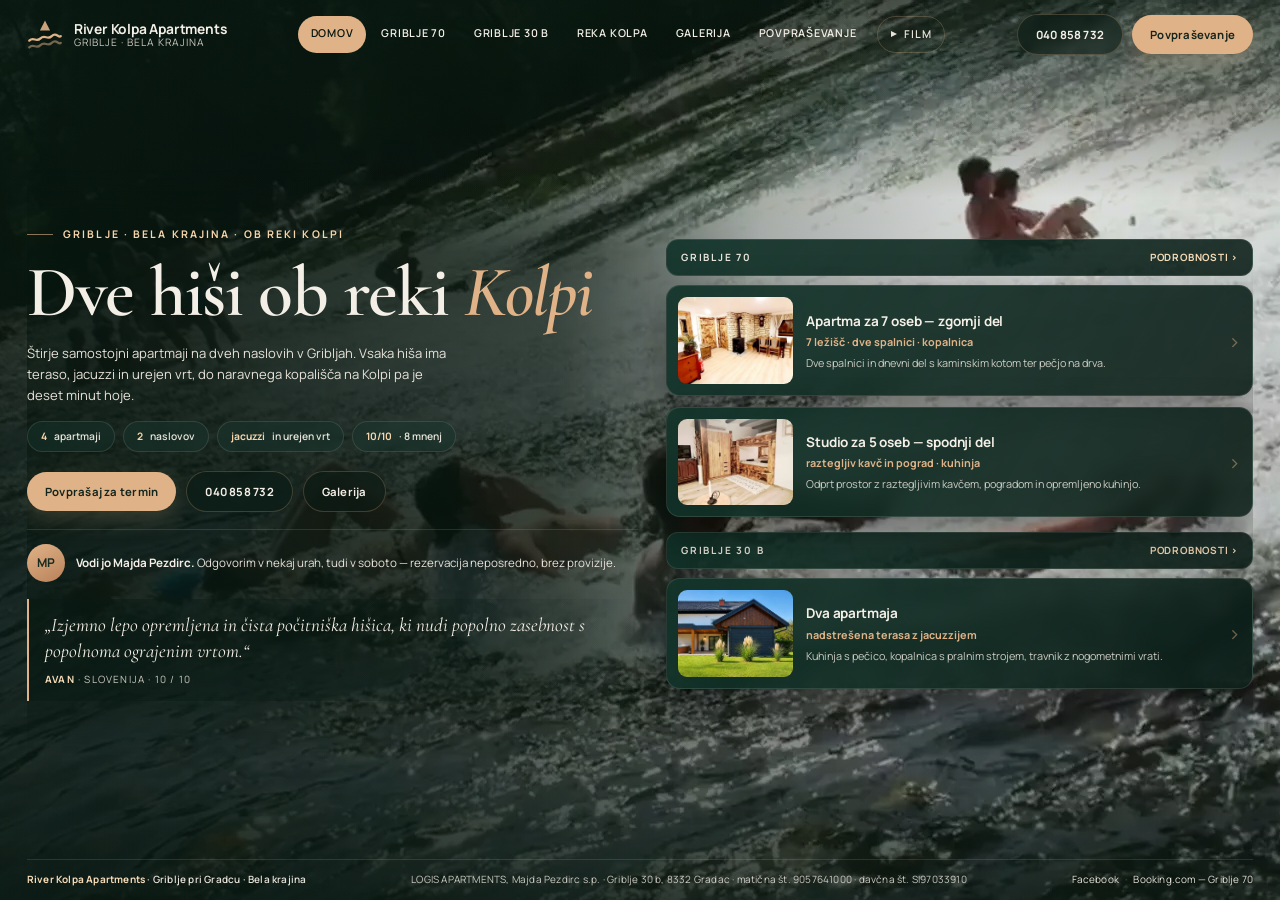
<file: index.html>
<!doctype html>
<html lang="sl">
<head>
<meta charset="utf-8">
<meta name="viewport" content="width=device-width,initial-scale=1,viewport-fit=cover">
<title>River Kolpa Apartments — dve hiši ob reki Kolpi, Griblje, Bela krajina</title>
<link rel="canonical" href="https://robertpezdirc8-prog.github.io/riverkolpapartments/">
<meta name="description" content="River Kolpa Apartments, Griblje pri Gradcu: štiri samostojni apartmaji na dveh naslovih, Griblje 70 in Griblje 30 b. Terasa, jacuzzi, ograjen vrt in deset minut hoje do naravnega kopališča na Kolpi. Brezplačen WiFi in parkirišče.">
<meta name="theme-color" content="#07160f">
<meta name="color-scheme" content="dark">
<meta name="robots" content="index,follow">
<meta name="author" content="Majda Pezdirc">
<meta property="og:type" content="website">
<meta property="og:site_name" content="River Kolpa Apartments">
<meta property="og:locale" content="sl_SI">
<meta property="og:url" content="https://robertpezdirc8-prog.github.io/riverkolpapartments/">
<meta property="og:title" content="River Kolpa Apartments — dve hiši ob reki Kolpi, Griblje">
<meta property="og:description" content="Štirje samostojni apartmaji na dveh naslovih, Griblje 70 in Griblje 30 b. Terasa, jacuzzi, ograjen vrt in deset minut hoje do naravnega kopališča na Kolpi.">
<meta property="og:image" content="https://robertpezdirc8-prog.github.io/riverkolpapartments/assets/deljena-1200x630.jpg">
<meta property="og:image:width" content="1200">
<meta property="og:image:height" content="630">
<meta property="og:image:alt" content="Travnik z lesenimi ležalniki pred hišo v Gribljah, v ozadju bregovi Bele krajine.">
<meta name="twitter:card" content="summary_large_image">
<meta name="twitter:title" content="River Kolpa Apartments — dve hiši ob reki Kolpi, Griblje">
<meta name="twitter:description" content="Štirje samostojni apartmaji na dveh naslovih, Griblje 70 in Griblje 30 b. Terasa, jacuzzi, ograjen vrt in deset minut hoje do naravnega kopališča na Kolpi.">
<meta name="twitter:image" content="https://robertpezdirc8-prog.github.io/riverkolpapartments/assets/deljena-1200x630.jpg">
<meta name="twitter:image:alt" content="Travnik z lesenimi ležalniki pred hišo v Gribljah, v ozadju bregovi Bele krajine.">
<script type="application/ld+json">
{
  "@context": "https://schema.org",
  "@type": "LodgingBusiness",
  "name": "River Kolpa Apartments",
  "legalName": "LOGIS APARTMENTS, Majda Pezdirc s.p.",
  "description": "River Kolpa Apartments, Griblje pri Gradcu: štiri samostojni apartmaji na dveh naslovih, Griblje 70 in Griblje 30 b. Terasa, jacuzzi, ograjen vrt in deset minut hoje do naravnega kopališča na Kolpi. Brezplačen WiFi in parkirišče.",
  "telephone": "+38640858732",
  "email": "majda.pezdirc@gmail.com",
  "identifier": [
    { "@type": "PropertyValue", "name": "matična številka", "value": "9057641000" },
    { "@type": "PropertyValue", "name": "davčna številka", "value": "SI97033910" }
  ],
  "address": [
    { "@type": "PostalAddress", "streetAddress": "Griblje 70", "addressLocality": "Gradac",
      "postalCode": "8332", "addressRegion": "Bela krajina", "addressCountry": "SI" },
    { "@type": "PostalAddress", "streetAddress": "Griblje 30 b", "addressLocality": "Gradac",
      "postalCode": "8332", "addressRegion": "Bela krajina", "addressCountry": "SI" }
  ],
  "numberOfRooms": 4,
  "checkinTime": "15:00",
  "checkoutTime": "10:00",
  "petsAllowed": true,
  "smokingAllowed": false,
  "amenityFeature": [
    { "@type": "LocationFeatureSpecification", "name": "Brezplačen WiFi", "value": true },
    { "@type": "LocationFeatureSpecification", "name": "Brezplačno parkirišče", "value": true },
    { "@type": "LocationFeatureSpecification", "name": "Opremljena kuhinja", "value": true },
    { "@type": "LocationFeatureSpecification", "name": "Jacuzzi", "value": true },
    { "@type": "LocationFeatureSpecification", "name": "Ograjen vrt in travnik", "value": true }
  ],
  "image": "https://robertpezdirc8-prog.github.io/riverkolpapartments/assets/deljena-1200x630.jpg",
  "url": "https://robertpezdirc8-prog.github.io/riverkolpapartments/",
  "sameAs": [
    "https://www.facebook.com/p/RIVER-KOLPA-Apartment-Griblje-Bela-krajina-Slovenia-100063596405674/",
    "https://www.booking.com/hotel/si/holiday-house-kolpa.sl.html"
  ]
}
</script>
<link rel="icon" href="data:image/svg+xml,%3Csvg xmlns='http://www.w3.org/2000/svg' viewBox='0 0 32 32'%3E%3Crect width='32' height='32' rx='7' fill='%230f2a24'/%3E%3Cpath d='M4 20c4-4 6 2 10-2s6 2 10-2 4 2 4 0' stroke='%23e0b287' stroke-width='2.4' fill='none' stroke-linecap='round'/%3E%3Cpath d='M4 26c4-4 6 2 10-2s6 2 10-2 4 2 4 0' stroke='%237f9b85' stroke-width='2.4' fill='none' stroke-linecap='round'/%3E%3C/svg%3E">
<link rel="manifest" href="manifest.webmanifest">
<link rel="preload" href="fonts/manrope-latin-938c6e80.woff2" as="font" type="font/woff2" crossorigin>
<link rel="preload" href="fonts/cormorant-garamond-latin-c47ff128.woff2" as="font" type="font/woff2" crossorigin>
<link rel="preload" as="image" href="assets/poster.webp" fetchpriority="high">
<link rel="stylesheet" href="fonts.css">
<link rel="stylesheet" href="styles.css">
<link rel="preconnect" href="https://www.youtube.com" crossorigin>
<link rel="preconnect" href="https://www.youtube-nocookie.com" crossorigin>
<!-- Brez JavaScripta stran ne more zgraditi pogledov iz app.js. Ta fallback ni okras:
     html in body morata spustiti omejitev višine, sicer bi bilo tudi to besedilo
     odrezano, dekoracije pa morajo stran, ker so fiksnega položaja čez cel zaslon. -->
<noscript><style>
  html,body{overflow:auto;height:auto}
  .shell{opacity:1;display:block}
  .bg,.bg-yt,.veil,.grain,.stage{display:none}
</style></noscript>
</head>
<body>
<a class="skip" href="#stage">Preskoči na vsebino</a>
<video class="bg" id="bg" muted loop playsinline preload="none"
       poster="assets/poster.webp" aria-hidden="true" tabindex="-1">
  <source src="assets/kolpa-ozadje.mp4" type="video/mp4">
</video>
<div class="bg-yt" id="bg-yt" aria-hidden="true"><div id="yt-zanka"></div></div>
<div class="veil" aria-hidden="true"></div>
<div class="grain" aria-hidden="true"></div>

<div class="shell">
  <header class="topbar">
    <button class="brand" data-go="domov" aria-label="River Kolpa Apartments — domov">
      <span class="brand-mark" aria-hidden="true">
        <svg viewBox="0 0 32 32" fill="none"><path d="M2 21c4-4 6 2 10-2s6 2 10-2 6 2 8 0" stroke="currentColor" stroke-width="2" stroke-linecap="round"/><path d="M2 27c4-4 6 2 10-2s6 2 10-2 6 2 8 0" stroke="currentColor" stroke-width="2" stroke-linecap="round" opacity=".5"/><path d="M16 3l4.5 9h-9L16 3z" fill="currentColor" opacity=".9"/></svg>
      </span>
      <span class="brand-txt"><b>River Kolpa Apartments</b><i>Griblje · Bela krajina</i></span>
    </button>

    <nav class="nav" id="nav" aria-label="Glavna navigacija"></nav>

    <div class="top-actions">
      <button class="back" id="back" hidden aria-label="Nazaj na prejšnji pogled">
        <svg viewBox="0 0 24 24" fill="none" aria-hidden="true"><path d="M15 18l-6-6 6-6" stroke="currentColor" stroke-width="2" stroke-linecap="round" stroke-linejoin="round"/></svg>
        <span>Nazaj</span>
      </button>
      <a class="btn btn-ghost tel" href="tel:+38640858732">040 858 732</a>
      <button class="btn btn-solid" data-go="termini">Povpraševanje</button>
    </div>
  </header>

  <!-- Bistvo v navadnem besedilu, če JavaScript odpove. Vsaka številka tu je
       že objavljena v app.js ali v JSON-LD zgoraj — nič novega, nič neizmerjenega. -->
  <noscript>
    <div class="bez-js">
      <h2>River Kolpa Apartments — Griblje, Bela krajina</h2>
      <p>Podrobnosti in fotografije izriše JavaScript. Če je izklopljen, so
        tukaj vsi bistveni podatki v navadnem besedilu.</p>
      <ul>
        <li><b>Griblje 70, 8332 Gradac</b> — apartma za 7 oseb in studio za 5 oseb.
          Na Bookingu je objavljena prav ta hiša.</li>
        <li><b>Griblje 30 b, 8332 Gradac</b> — dva samostojna apartmaja; razpored
          ležišč potrdimo ob povpraševanju.</li>
        <li>Vsaka hiša ima teraso, jacuzzi in urejen vrt; do naravnega kopališča
          na Kolpi je deset minut hoje. Brezplačen WiFi in parkirišče.</li>
        <li>Prijava med 15.00 in 22.00, odjava med 9.30 in 10.00. Turistična taksa
          Občine Črnomelj: 2,00 € na osebo na dan. Ljubljenčki ob predhodni najavi,
          doplačilo 20 € na bivanje.</li>
      </ul>
      <p>Vodi Majda Pezdirc ·
        <a href="tel:+38640858732">040 858 732</a> ·
        <a href="mailto:majda.pezdirc@gmail.com">majda.pezdirc@gmail.com</a> ·
        <a href="https://www.booking.com/hotel/si/holiday-house-kolpa.sl.html"
           rel="noopener noreferrer">Booking.com — Griblje 70</a></p>
    </div>
  </noscript>

  <main id="stage" class="stage" tabindex="-1"></main>

  <footer class="foot">
    <p class="trail" id="trail" aria-live="polite"></p>
    <p class="legal">LOGIS APARTMENTS, Majda Pezdirc s.p. · Griblje 30 b, 8332 Gradac · matična št. 9057641000 · davčna št. SI97033910</p>
    <p class="soc"><a href="https://www.facebook.com/p/RIVER-KOLPA-Apartment-Griblje-Bela-krajina-Slovenia-100063596405674/" target="_blank" rel="noopener noreferrer">Facebook</a><span>·</span><a href="https://www.booking.com/hotel/si/holiday-house-kolpa.sl.html" target="_blank" rel="noopener noreferrer">Booking.com — Griblje 70</a></p>
  </footer>
</div>

<dialog class="lightbox" id="lightbox" aria-label="Fotografija v polni velikosti">
  <button class="lb-x" id="lbX" aria-label="Zapri">&times;</button>
  <button class="lb-nav prev" id="lbPrev" aria-label="Prejšnja fotografija">&#8249;</button>
  <figure class="lb-body"><img id="lbImg" alt=""><figcaption id="lbCap"></figcaption></figure>
  <button class="lb-nav next" id="lbNext" aria-label="Naslednja fotografija">&#8250;</button>
</dialog>

<script src="app.js"></script>
</body>
</html>
</file>
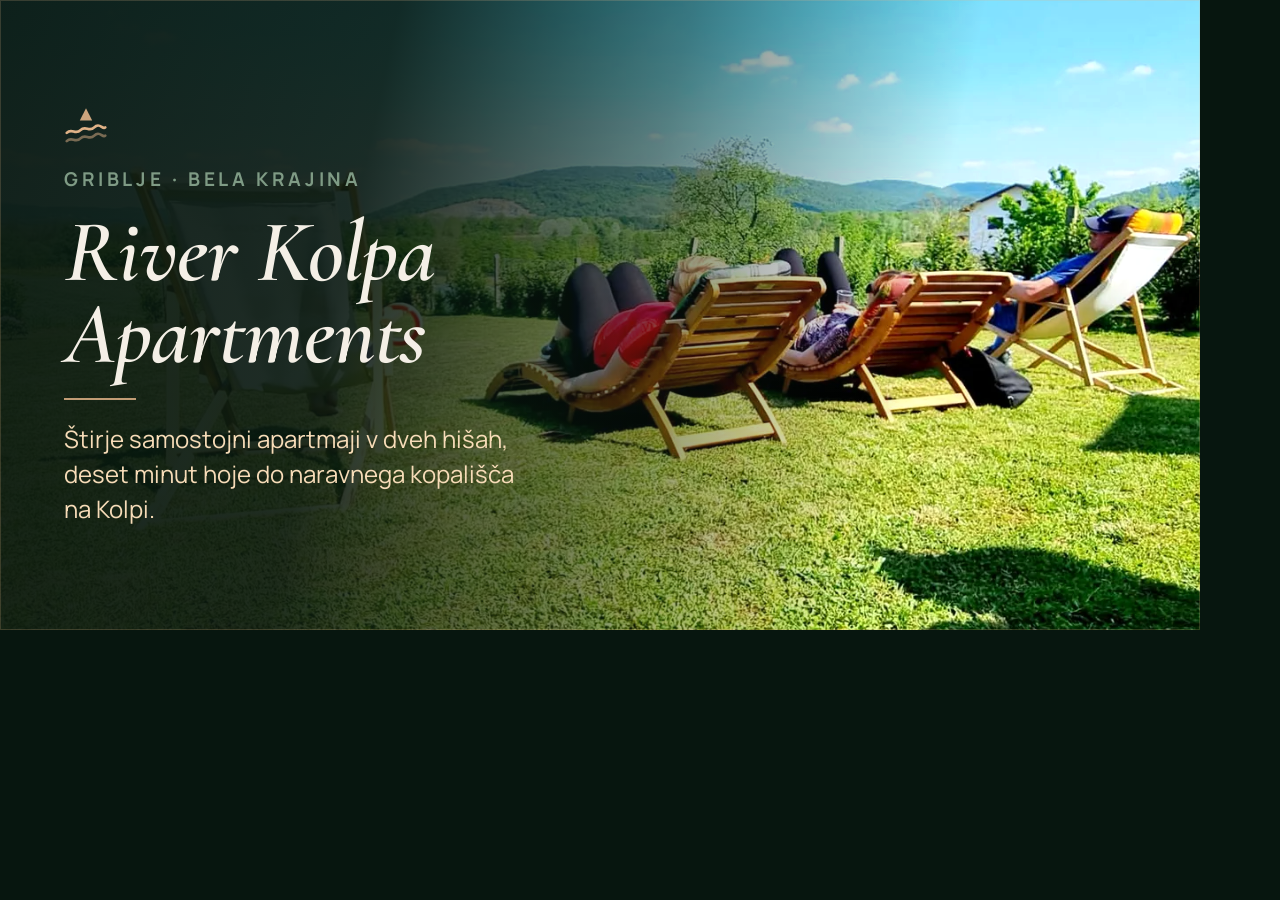
<file: deljena.html>
<!doctype html>
<html lang="sl">
<head>
<meta charset="utf-8">
<title>Delitvena slika — River Kolpa Apartments</title>
<link rel="stylesheet" href="fonts.css">
<style>
  /* Platno za izvoz: 1200×630, razmerje, ki ga zahtevajo Facebook, LinkedIn in iMessage.
     Slika je narejena iz lastne fotografije in lastnih pisav strani; zrcali paleto iz styles.css.
     Pravilo je isto kot na strani: zatemnitev sme biti samo tolikšna, kolikor jo potrebuje besedilo. */
  :root{
    --ink:#07160f; --pine:#0f2a24; --sage:#7f9b85; --sand:#e0b287;
    --sand-hi:#f7dcb8; --paper:#f4efe6;
  }
  html,body{margin:0;width:1200px;height:630px;overflow:hidden;background:var(--ink)}
  .platno{position:relative;width:1200px;height:630px;overflow:hidden;isolation:isolate}
  .foto{position:absolute;inset:0;width:100%;height:100%;object-fit:cover;
        transform:scale(1.18);transform-origin:74% 62%;
        filter:saturate(1.05) brightness(1.03)}
  .vel{position:absolute;inset:0;
       background:linear-gradient(102deg,
         rgba(7,22,15,.95) 0%, rgba(7,22,15,.90) 30%,
         rgba(7,22,15,.52) 52%, rgba(7,22,15,0) 74%)}
  .rob{position:absolute;inset:0;border:1px solid rgba(224,178,135,.20);pointer-events:none}
  .besedilo{position:absolute;left:64px;right:640px;top:0;bottom:0;
            display:flex;flex-direction:column;justify-content:center;gap:22px}
  .znak{width:44px;height:44px;color:var(--sand)}
  .ozna{font:700 19px/1 Manrope,"Segoe UI",system-ui,sans-serif;
        letter-spacing:.19em;color:var(--sage);text-transform:uppercase}
  h1{margin:0;font:italic 600 88px/.94 "Cormorant Garamond",Georgia,serif;
     color:var(--paper);letter-spacing:-.012em}
  .crta{width:72px;height:2px;background:var(--sand);opacity:.85}
  p{margin:0;max-width:470px;font:400 24px/1.45 Manrope,"Segoe UI",system-ui,sans-serif;
    color:var(--sand-hi)}
</style>
</head>
<body>
<div class="platno">
  <img class="foto" src="assets/travnik-30b.webp" alt="">
  <div class="vel"></div>
  <div class="rob"></div>
  <div class="besedilo">
    <svg class="znak" viewBox="0 0 32 32" fill="none" aria-hidden="true">
      <path d="M2 21c4-4 6 2 10-2s6 2 10-2 6 2 8 0" stroke="currentColor" stroke-width="2" stroke-linecap="round"/>
      <path d="M2 27c4-4 6 2 10-2s6 2 10-2 6 2 8 0" stroke="currentColor" stroke-width="2" stroke-linecap="round" opacity=".5"/>
      <path d="M16 3l4.5 9h-9L16 3z" fill="currentColor" opacity=".9"/>
    </svg>
    <p class="ozna">Griblje · Bela krajina</p>
    <h1>River Kolpa<br>Apartments</h1>
    <div class="crta"></div>
    <p>Štirje samostojni apartmaji v dveh hišah, deset minut hoje do naravnega kopališča na Kolpi.</p>
  </div>
</div>
</body>
</html>
</file>
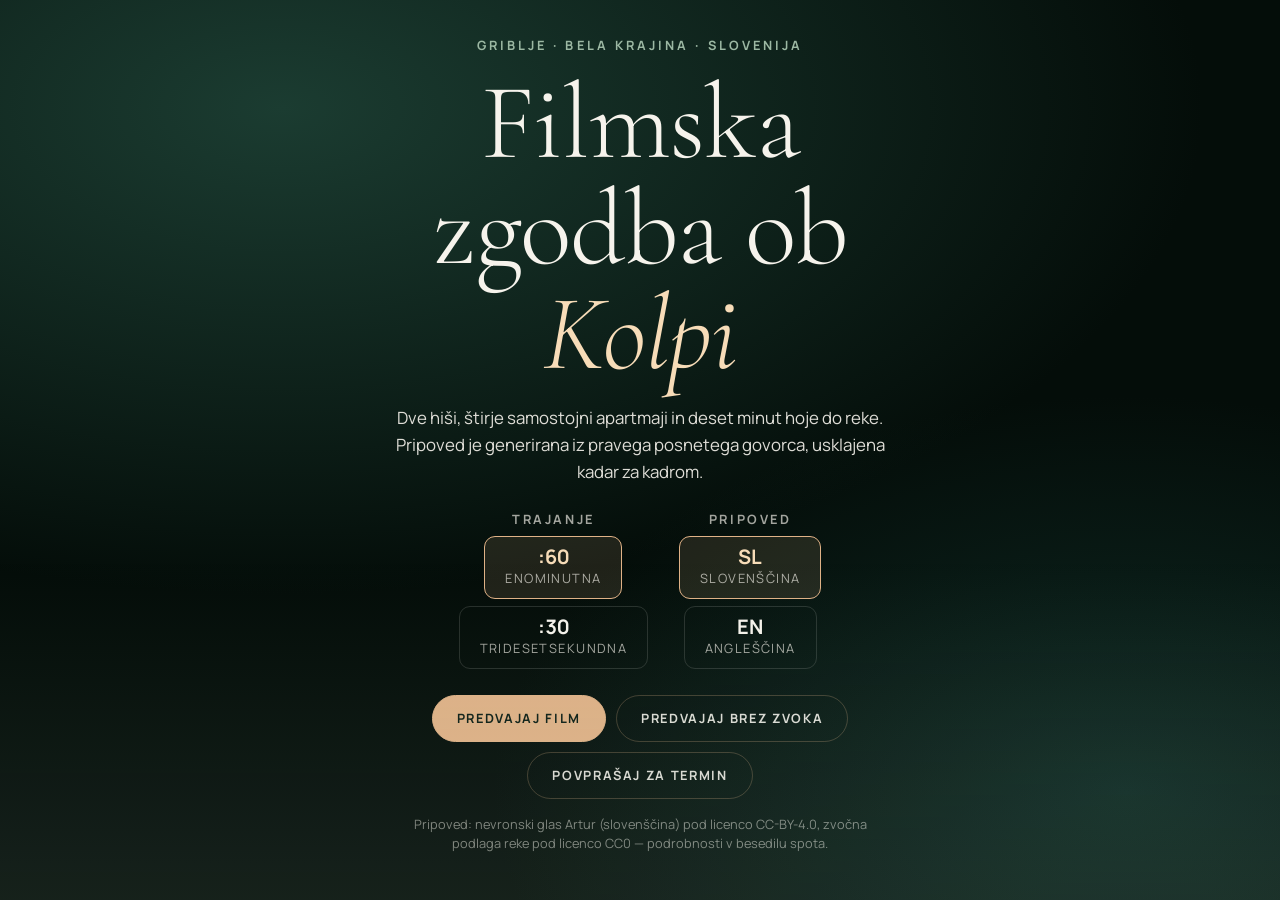
<file: zgodba.html>
<!doctype html>
<html lang="sl">
<head>
<meta charset="utf-8">
<meta name="viewport" content="width=device-width,initial-scale=1,viewport-fit=cover">
<title>River Kolpa Apartments — filmska zgodba ob Kolpi</title>
<link rel="canonical" href="https://robertpezdirc8-prog.github.io/riverkolpapartments/zgodba.html">
<meta name="description" content="Filmska zgodba z glasovno pripovedjo: dve hiši v Gribljah, štirje samostojni apartmaji in reka Kolpa. Predvaja se iz istega časovnega lista kot izreženi MP4.">
<meta name="theme-color" content="#040d09">
<meta name="color-scheme" content="dark">
<meta name="robots" content="index,follow">
<meta name="author" content="Majda Pezdirc">
<meta property="og:type" content="website">
<meta property="og:site_name" content="River Kolpa Apartments">
<meta property="og:locale" content="sl_SI">
<meta property="og:url" content="https://robertpezdirc8-prog.github.io/riverkolpapartments/zgodba.html">
<meta property="og:title" content="Filmska zgodba ob Kolpi — dve hiši, štirje apartmaji">
<meta property="og:description" content="Filmska zgodba z glasovno pripovedjo, usklajena kadar za kadrom. Isti časovni list kot izreženi MP4.">
<meta property="og:image" content="https://robertpezdirc8-prog.github.io/riverkolpapartments/assets/deljena-1200x630.jpg">
<meta property="og:image:width" content="1200">
<meta property="og:image:height" content="630">
<meta property="og:image:alt" content="Travnik z lesenimi ležalniki pred hišo v Gribljah, v ozadju bregovi Bele krajine.">
<meta name="twitter:card" content="summary_large_image">
<link rel="icon" href="data:image/svg+xml,%3Csvg xmlns='http://www.w3.org/2000/svg' viewBox='0 0 32 32'%3E%3Crect width='32' height='32' rx='7' fill='%23040d09'/%3E%3Cpath d='M4 20c4-4 6 2 10-2s6 2 10-2 4 2 4 0' stroke='%23e0b287' stroke-width='2.4' fill='none' stroke-linecap='round'/%3E%3Cpath d='M4 26c4-4 6 2 10-2s6 2 10-2 4 2 4 0' stroke='%237f9b85' stroke-width='2.4' fill='none' stroke-linecap='round'/%3e%3c/svg%3E">
<link rel="manifest" href="manifest.webmanifest">
<link rel="preload" href="fonts/manrope-latin-938c6e80.woff2" as="font" type="font/woff2" crossorigin>
<link rel="preload" href="fonts/cormorant-garamond-latin-c47ff128.woff2" as="font" type="font/woff2" crossorigin>
<link rel="preload" as="image" href="assets/poster.webp" fetchpriority="high">
<link rel="stylesheet" href="fonts.css">
<link rel="stylesheet" href="zgodba.css">
</head>
<body>
<a class="skip" href="#transport">Preskoči na upravljanje predvajanja</a>

<!-- PLATNO: vsi kadri ene enote so zloženi drug nad drugim; ura jih razkriva z rezom. -->
<div class="platno" id="platno" aria-hidden="true"></div>

<div class="zrno" id="zrno" aria-hidden="true"></div>
<div class="crni" id="crni" aria-hidden="true"></div>
<div class="reznica" id="reznica" aria-hidden="true">
  <svg viewBox="0 0 22 44" preserveAspectRatio="none" focusable="false">
    <path d="M11 0v44" stroke="currentColor" stroke-width="1.2" opacity=".55"/>
    <path d="M11 8c-5 3-5 7 0 10s5 7 0 10" stroke="currentColor" stroke-width="2" fill="none" stroke-linecap="round"/>
  </svg>
</div>

<!-- VARNOSTNE ČRTICE: kot na monitorski mizi — naslovna in akcijska varna cona. -->
<div class="varnost" id="varnost" aria-hidden="true">
  <span class="v-naslov"></span><span class="v-akcija"></span>
  <b class="v-oznaka v-z">naslovna cona</b><b class="v-oznaka v-s">akcijska cona</b>
</div>

<header class="klapa" id="klapa">
  <span class="klapa-značka" aria-hidden="true">
    <svg viewBox="0 0 32 32" fill="none"><path d="M2 21c4-4 6 2 10-2s6 2 10-2 6 2 8 0" stroke="currentColor" stroke-width="2" stroke-linecap="round"/><path d="M2 27c4-4 6 2 10-2s6 2 10-2 6 2 8 0" stroke="currentColor" stroke-width="2" stroke-linecap="round" opacity=".5"/><path d="M16 3l4.5 9h-9L16 3z" fill="currentColor" opacity=".9"/></svg>
  </span>
  <span class="klapa-t">RKA</span>
  <span class="klapa-meta"><b id="klapa-kader">k01</b><span id="klapa-stevec">/22</span> · <b id="klapa-pog">Voda</b> · <span id="klapa-ura">00:00:00:00</span></span>
  <a class="klapa-dom" href="index.html">‹ Na spletno stran</a>
</header>

<main class="napisi" id="napisi" aria-live="off"></main>

<!-- Pripoved je zvočna, naslovi pa jezikovno slepi. Zato je tu pravi
     <track kind="captions"> iz istih datotek .vtt, iz katerih je podnapis zapečen v
     izvožene spotte. Vidna crta riše iste cue-je, a le, kadar si jo obiskovalec
     zaželi. -->
<p class="podnapis" id="podnapis" aria-live="polite" aria-atomic="true"></p>
<audio id="zvok" preload="auto">
  <track id="podnapisSled" kind="captions" label="Slovenščina" srclang="sl">
</audio>

<nav class="transport" id="transport" aria-label="Upravljanje predvajanja">
  <div class="tp-skupina">
    <button class="tp tp-gl" id="gumbUstavi" aria-label="Ustavi predvajanje">
      <svg viewBox="0 0 24 24" fill="none" aria-hidden="true"><path d="M8 5h3v14H8zM13 5h3v14h-3z" fill="currentColor"/></svg>
    </button>
    <button class="tp" id="gumbNazaj" aria-label="Prejšnji kader"><svg viewBox="0 0 24 24" fill="none" aria-hidden="true"><path d="M18 6l-8 6 8 6V6zM7 6v12" stroke="currentColor" stroke-width="1.8" stroke-linejoin="round"/></svg></button>
    <button class="tp" id="gumbNaprej" aria-label="Naslednji kader"><svg viewBox="0 0 24 24" fill="none" aria-hidden="true"><path d="M6 6l8 6-8 6V6zM17 6v12" stroke="currentColor" stroke-width="1.8" stroke-linejoin="round"/></svg></button>
  </div>

  <div class="trak" id="trak" role="slider" tabindex="0" aria-label="Časovna premica"
       aria-valuemin="0" aria-valuemax="60" aria-valuenow="0" aria-valuetext="0 sekund od 60">
    <div class="trak-polje"><i class="trak-zapolni" id="trakZapolni"></i><i class="trak-kaza" id="trakKaza"></i></div>
    <div class="trak-zobi" id="trakZobi" aria-hidden="true"></div>
  </div>

  <span class="tp-cas" id="tpCas">00:00 / 01:00</span>

  <div class="tp-skupina" role="group" aria-label="Različica spota">
    <button class="tp tp-izb" id="gumb60" aria-pressed="true">:60</button>
    <button class="tp tp-izb" id="gumb30" aria-pressed="false">:30</button>
    <button class="tp tp-izb" id="gumbJezik" aria-pressed="true" title="Jezik pripovedi">SL</button>
    <button class="tp tp-izb" id="gumbZvuk" aria-pressed="true" title="Pripoved in zvočna podlaga">Zvok</button>
  </div>

  <div class="tp-skupina" role="group" aria-label="Pogled">
    <button class="tp tp-bes" id="gumbTekst">Besedilo</button>
    <button class="tp tp-bes" id="gumbPodnapisi" aria-pressed="false">Podnapisi</button>
    <button class="tp tp-bes" id="gumbVarnost" aria-pressed="false">Varna cona</button>
    <button class="tp tp-bes" id="gumbCelost" aria-label="Celozaslonski način">Cel zaslon</button>
  </div>
</nav>

<p class="tipka" id="tipka" aria-hidden="true">presledek predvajaj · ← → kader · , . trajanje · F cel zaslon · T besedilo · P podnapisi · V varna cona</p>

<!-- VRATA: brskalnik prepove samodejno predvajanje s zvokom, zato se film začne na dotik. -->
<section class="vrata" id="vrata">
  <div class="v-notranji">
    <p class="vr-eyebrow">Griblje · Bela krajina · Slovenija</p>
    <h1 class="vr-naslov">Filmska zgodba ob <em>Kolpi</em></h1>
    <p class="vr-lede">Dve hiši, štirje samostojni apartmaji in deset minut hoje do reke.
      Pripoved je generirana iz pravega posnetega govorca, usklajena kadar za kadrom.</p>
    <div class="vr-izb">
      <div class="vr-skupina" role="group" aria-label="Trajanje filma">
        <span class="vr-oznaka">Trajanje</span>
        <button class="vr-gumb" id="v60" aria-pressed="true"><b>:60</b><i>Enominutna</i></button>
        <button class="vr-gumb" id="v30" aria-pressed="false"><b>:30</b><i>Tridesetsekundna</i></button>
      </div>
      <div class="vr-skupina" role="group" aria-label="Jezik pripovedi">
        <span class="vr-oznaka">Pripoved</span>
        <button class="vr-gumb" id="vSl" aria-pressed="true"><b>SL</b><i>Slovenščina</i></button>
        <button class="vr-gumb" id="vEn" aria-pressed="false"><b>EN</b><i>Angleščina</i></button>
      </div>
    </div>
    <div class="vr-ukazi">
      <button class="gumb gumb-polni" id="vPredvajaj">Predvajaj film</button>
      <button class="gumb" id="vBrezZvoka">Predvajaj brez zvoka</button>
      <a class="gumb" href="index.html">Povprašaj za termin</a>
    </div>
    <!-- Kadri, ura in zvok pridejo iz zgodba.js: brez JavaScripta gumbi molčijo.
         To je treba povedati, sicer stran deluje kot pokvarjena, ne kot nedostopna. -->
    <noscript><p class="vr-opomba">Film zažene JavaScript, zato gumbi brez njega
      ne delujejo. Podatki o hišah in kontakt so na
      <a href="index.html">glavni strani</a>.</p></noscript>
    <p class="vr-opomba" id="vOpomba">Pripoved: nevronski glas Artur (slovenščina) pod licenco CC-BY-4.0,
      zvočna podlaga reke pod licenco CC0 — podrobnosti v besedilu spota.</p>
  </div>
</section>

<!-- BESEDILO: filmski list v berljivi obliki — zamenja celoten pogled, ne leži čez njega. -->
<section class="besedilo" id="besedilo" hidden>
  <button class="back" id="gumbNazajFilm">‹ Nazaj na film</button>
  <div class="bes-notranji" id="besNotranji"></div>
</section>

<!-- ZAKLJUČEK: ko se enota konča, film zamenja končna plošča — ostane številka. -->
<section class="konec" id="konec" hidden>
  <div class="k-notranji">
    <p class="k-one" id="kOne">Konec minute. Ostane številka.</p>
    <p class="k-blagovna">River Kolpa Apartments</p>
    <a class="k-tel" id="kTel" href="tel:+38640858732">040 858 732</a>
    <p class="k-pod">Griblje 70 · Griblje 30 b · neposredno brez provizije</p>
    <div class="k-cta">
      <button class="gumb gumb-polni" id="kPonovi">Predvajaj znova</button>
      <a class="gumb" href="index.html">Povprašaj za termin</a>
      <button class="gumb" id="kBesedilo">Besedilo spota</button>
    </div>
  </div>
</section>

<script src="zgodba.js"></script>
</body>
</html>
</file>
<file: fonts.css>
@font-face{font-family:"Cormorant Garamond";font-style:italic;font-weight:300 700;font-display:swap;src:url("fonts/cormorant-garamond-it-latin-ext-61d59919.woff2") format("woff2");unicode-range:U+0100-02BA, U+02BD-02C5, U+02C7-02CC, U+02CE-02D7, U+02DD-02FF, U+0304, U+0308, U+0329, U+1D00-1DBF, U+1E00-1E9F, U+1EF2-1EFF, U+2020, U+20A0-20AB, U+20AD-20C4, U+2113, U+2C60-2C7F, U+A720-A7FF;}
@font-face{font-family:"Cormorant Garamond";font-style:italic;font-weight:300 700;font-display:swap;src:url("fonts/cormorant-garamond-it-latin-3e2c4175.woff2") format("woff2");unicode-range:U+0000-00FF, U+0131, U+0152-0153, U+02BB-02BC, U+02C6, U+02DA, U+02DC, U+0304, U+0308, U+0329, U+2000-206F, U+20AC, U+2122, U+2191, U+2193, U+2212, U+2215, U+FEFF, U+FFFD;}
@font-face{font-family:"Cormorant Garamond";font-style:normal;font-weight:300 700;font-display:swap;src:url("fonts/cormorant-garamond-latin-ext-acc46a2a.woff2") format("woff2");unicode-range:U+0100-02BA, U+02BD-02C5, U+02C7-02CC, U+02CE-02D7, U+02DD-02FF, U+0304, U+0308, U+0329, U+1D00-1DBF, U+1E00-1E9F, U+1EF2-1EFF, U+2020, U+20A0-20AB, U+20AD-20C4, U+2113, U+2C60-2C7F, U+A720-A7FF;}
@font-face{font-family:"Cormorant Garamond";font-style:normal;font-weight:300 700;font-display:swap;src:url("fonts/cormorant-garamond-latin-c47ff128.woff2") format("woff2");unicode-range:U+0000-00FF, U+0131, U+0152-0153, U+02BB-02BC, U+02C6, U+02DA, U+02DC, U+0304, U+0308, U+0329, U+2000-206F, U+20AC, U+2122, U+2191, U+2193, U+2212, U+2215, U+FEFF, U+FFFD;}
@font-face{font-family:"Manrope";font-style:normal;font-weight:300 700;font-display:swap;src:url("fonts/manrope-latin-ext-6d36d5bd.woff2") format("woff2");unicode-range:U+0100-02BA, U+02BD-02C5, U+02C7-02CC, U+02CE-02D7, U+02DD-02FF, U+0304, U+0308, U+0329, U+1D00-1DBF, U+1E00-1E9F, U+1EF2-1EFF, U+2020, U+20A0-20AB, U+20AD-20C4, U+2113, U+2C60-2C7F, U+A720-A7FF;}
@font-face{font-family:"Manrope";font-style:normal;font-weight:300 700;font-display:swap;src:url("fonts/manrope-latin-938c6e80.woff2") format("woff2");unicode-range:U+0000-00FF, U+0131, U+0152-0153, U+02BB-02BC, U+02C6, U+02DA, U+02DC, U+0304, U+0308, U+0329, U+2000-206F, U+20AC, U+2122, U+2191, U+2193, U+2212, U+2215, U+FEFF, U+FFFD;}
</file>
<file: styles.css>
/* River Kolpa Apartments — enozonska stran. Brez drsenja: vsebina je vedno na 1 zaslonu. */

:root{
  --ink:#07160f; --pine:#0f2a24; --moss:#16382e;
  --sage:#7f9b85; --sand:#e0b287; --paper:#f4efe6;
  --tx:#f4efe6; --tx-dim:rgba(244,239,230,.94); --tx-faint:rgba(244,239,230,.82);
  --sand-bright:#f6d5ab;  /* pesek za majhno pisavo čez svetlo vodo */
  --sand-hi:#f7dcb8;      /* isti pesek, a dovolj svetel za AA čez fotografijo */
  --line:rgba(224,178,135,.24); --line-soft:rgba(244,239,230,.12);
  --g:1;            /* gostota: nastavi jo JS, da vsebina pride na zaslon */
  --r:14px;
  --pad:calc(clamp(14px,2.1vw,30px) * var(--g));
  --gap:calc(clamp(10px,1.3vw,18px) * var(--g));
  --shadow:0 18px 44px rgba(0,0,0,.42);
}
*,*::before,*::after{box-sizing:border-box}
html,body{height:100%}
html{overflow:hidden}
body{
  margin:0; background:var(--ink); color:var(--tx);
  font:400 clamp(13.5px,.92vw,16px)/1.5 Manrope,"Segoe UI",system-ui,sans-serif;
  -webkit-font-smoothing:antialiased; text-rendering:optimizeLegibility;
  overflow:hidden; overscroll-behavior:none;
}
img,video{display:block;max-width:100%}
button{font:inherit;color:inherit;background:none;border:0;cursor:pointer;padding:0}
a{color:inherit;text-decoration:none}
h1,h2,h3,p,ul,figure{margin:0}
ul{padding:0;list-style:none}
.skip{position:absolute;width:1px;height:1px;overflow:hidden;clip-path:inset(50%)}
.skip:focus{position:fixed;top:10px;left:10px;width:auto;height:auto;clip-path:none;z-index:99;
  background:var(--sand);color:#14251d;padding:10px 16px;border-radius:99px;font-weight:700}
:focus-visible{outline:2px solid var(--sand);outline-offset:3px;border-radius:8px}

/* Fall back brez JavaScripta. Razred se izriše SAMO z izklopljenim JS
   (noscript), zato ga ne more zatipati nobena gostota ali sonda — tu velja
   navaden dokument, ne enozonski plakati. */
.bez-js{max-width:64ch;padding:28px clamp(16px,4vw,40px) 8px;color:var(--tx-dim);
  font-size:clamp(14px,.98vw,16px);line-height:1.65}
.bez-js h2{font-family:"Cormorant Garamond",Georgia,serif;font-weight:600;
  font-size:clamp(22px,2.6vw,32px);letter-spacing:-.015em;color:var(--tx);margin-bottom:14px}
.bez-js p{margin:0 0 14px}
.bez-js ul{display:grid;gap:10px;margin:0 0 16px;padding-left:1.15em;list-style:disc}
.bez-js li{color:var(--tx-faint)}
.bez-js li b{color:var(--tx)}
.bez-js a{color:var(--sand);text-decoration:underline;text-underline-offset:3px}

/* ---------- ozadje ----------
   Pravilo: vel sme zatemniti samo toliko, kolikor ga potrebuje besedilo.
   Voda in jasla morata ostati vidna — stran prodaja reko, ne temno sobo. */
.bg{position:fixed;inset:0;width:100%;height:100%;object-fit:cover;z-index:0;
  opacity:0;transition:opacity 1.1s ease;filter:saturate(1.06) brightness(1.05)}
.bg.on{opacity:.90}
/* Prava zanka reke je njun posnetek na YouTube-u; lokalni mp4 ostane takojšen
   poster in rezerva, kadar Google ni dosegljiv ali kadar obiskovalec noče gibanja.
   Plast je dekoracija: ne ujame klika in ne dobi fokusa. */
.bg-yt{position:fixed;inset:0;z-index:0;overflow:hidden;pointer-events:none;
  opacity:0;transition:opacity 1.1s ease;filter:saturate(1.06) brightness(1.05)}
body[data-bg="video"] .bg-yt.nalozen{opacity:.90}
.bg-yt iframe{position:absolute;top:50%;left:50%;translate:-50% -50%;border:0;
  width:max(100vw,177.78vh);height:max(100vh,56.25vw)}
body.yt[data-bg="video"] .bg{opacity:0}
.veil{position:fixed;inset:0;z-index:1;pointer-events:none;
  background:
    radial-gradient(122% 92% at 78% 4%,rgba(15,42,36,0) 0%,rgba(7,22,15,.14) 56%,rgba(7,22,15,.42) 100%),
    linear-gradient(96deg,rgba(7,22,15,.82) 0%,rgba(7,22,15,.62) 26%,rgba(7,22,15,.44) 44%,rgba(7,22,15,.22) 58%,rgba(7,22,15,.06) 70%,rgba(7,22,15,0) 78%),
    linear-gradient(180deg,rgba(7,22,15,.66) 0%,rgba(7,22,15,.40) 10%,rgba(7,22,15,0) 22%),
    linear-gradient(0deg,rgba(7,22,15,.62) 0%,rgba(7,22,15,0) 15%)}
.grain{position:fixed;inset:0;z-index:2;pointer-events:none;opacity:.035;mix-blend-mode:overlay;
  background-image:url("data:image/svg+xml,%3Csvg xmlns='http://www.w3.org/2000/svg' width='140' height='140'%3E%3Cfilter id='n'%3E%3CfeTurbulence type='fractalNoise' baseFrequency='.85' numOctaves='3'/%3E%3C/filter%3E%3Crect width='140' height='140' filter='url(%23n)'/%3E%3C/svg%3E")}

/* ---------- lupina ---------- */
.shell{position:relative;z-index:3;display:grid;grid-template-rows:auto minmax(0,1fr) auto;
  height:100dvh;height:100svh;padding:0 var(--pad);
  opacity:0;transition:opacity .5s ease}
html.pripravljen .shell{opacity:1}

/* ---------- vrhnja vrstica ---------- */
.topbar{display:grid;grid-template-columns:auto minmax(0,1fr) auto;align-items:center;
  gap:var(--gap);padding:calc(14px*var(--g)) 0}
.brand{display:flex;align-items:center;gap:11px;text-align:left}
.brand-mark{width:36px;height:36px;color:var(--sand);flex:none}
.brand-mark svg{width:100%;height:100%}
.brand-txt{display:grid;line-height:1.15}
.brand-txt b{font-weight:700;letter-spacing:-.015em;font-size:1.02em}
.brand-txt i{font-style:normal;color:var(--tx-faint);font-size:.76em;letter-spacing:.10em;text-transform:uppercase}

.nav{display:flex;justify-content:center;gap:2px;flex-wrap:wrap}
.nav a{position:relative;padding:9px 13px;border-radius:99px;font-size:.80em;font-weight:600;
  letter-spacing:.07em;text-transform:uppercase;color:var(--tx);
  transition:color .2s,background .2s;white-space:nowrap}
.nav a:hover{background:rgba(9,26,20,.5)}
.nav a[aria-current="page"]{color:var(--ink);background:var(--sand)}
/* Ločena stran, ne pogled: robovna oznaka prepreči, da bi jo zamenjali za meni. */
.nav a.nav-film{margin-left:6px;border:1px solid var(--line);color:var(--tx-dim)}
.nav a.nav-film::before{content:"";display:inline-block;width:0;height:0;margin-right:7px;
  vertical-align:1px;border-left:6px solid currentColor;
  border-top:3.6px solid transparent;border-bottom:3.6px solid transparent}
.nav a.nav-film:hover{color:var(--sand-hi);border-color:var(--sand)}

.top-actions{display:flex;align-items:center;gap:9px}
.btn{display:inline-flex;align-items:center;gap:8px;justify-content:center;
  padding:calc(11px*var(--g)) calc(18px*var(--g));border-radius:99px;
  font-size:.84em;font-weight:700;letter-spacing:.02em;white-space:nowrap;
  transition:transform .18s cubic-bezier(.2,.8,.3,1),background .2s,border-color .2s,color .2s}
.btn:active{transform:translateY(1px)}
.btn-solid{background:var(--sand);color:#14251d;box-shadow:0 8px 22px rgba(224,178,135,.20)}
.btn-solid:hover{background:#eec79c}
.btn-ghost{border:1px solid var(--line);color:var(--tx);background:rgba(9,26,20,.58);backdrop-filter:blur(5px)}
.btn-ghost:hover{border-color:var(--sand);background:rgba(9,26,20,.72)}
.btn.majhen{padding:6px 12px;font-size:.78em}
.back{display:inline-flex;align-items:center;gap:5px;color:var(--tx-dim);font-size:.82em;font-weight:600;
  padding:8px 12px 8px 8px;border-radius:99px;border:1px solid var(--line-soft)}
.back[hidden]{display:none}
.back:hover{color:var(--tx);border-color:var(--line)}
.back svg{width:17px;height:17px}

/* ---------- oder ---------- */
.stage{min-height:0;overflow:hidden;display:grid;contain:layout style}
.view{min-height:0;display:grid;overflow:clip;animation:vstop .5s cubic-bezier(.2,.8,.3,1) both}
@keyframes vstop{from{opacity:0;transform:translateY(calc(14px*var(--g)))}to{opacity:1;transform:none}}

.eyebrow{display:flex;align-items:center;gap:10px;color:var(--sand-bright);
  font-size:.78em;font-weight:700;letter-spacing:.20em;text-transform:uppercase}
.eyebrow::before{content:"";width:26px;height:1px;background:var(--sand);opacity:.6;flex:none}
.display{font-family:"Cormorant Garamond",Georgia,serif;font-weight:600;letter-spacing:-.018em;
  line-height:.98;font-size:clamp(34px,5.6vw,84px)}
.display em{font-style:italic;color:var(--sand)}
.h2{font-family:"Cormorant Garamond",Georgia,serif;font-weight:600;letter-spacing:-.015em;
  line-height:1.02;font-size:clamp(26px,3.3vw,50px)}
.h2 em{font-style:italic;color:var(--sand)}
.lede{color:var(--tx-dim);font-size:clamp(.9em,1.02vw,1.1em);line-height:1.6;max-width:54ch}
.cta{display:flex;flex-wrap:wrap;gap:10px;align-items:center;margin-top:calc(4px*var(--g))}

/* ---------- DOMOV ---------- */
.domov{grid-template-columns:minmax(0,1.02fr) minmax(0,.98fr);gap:calc(28px*var(--g));align-items:center}
.hero{position:relative;display:grid;gap:calc(15px*var(--g));align-content:center;min-width:0}
/* Lokalna senca samo za besedilnim stolpcem. Robova ni: navpično bledijo barve,
   vodoravno maska — produkt obeh je mehka pravokotna podlaga. Radialna maska
   je puščala viden rob, ker se je njeno bledenje končalo šele za robovi škatle. */
.hero::before{content:"";position:absolute;z-index:-1;inset:-12% -20% -12% -34%;
  background:linear-gradient(180deg,transparent,rgba(7,22,15,.56) 14%,rgba(7,22,15,.50) 60%,rgba(7,22,15,.44) 86%,transparent);
  -webkit-mask-image:linear-gradient(90deg,transparent,#000 16%,#000 78%,transparent);
  mask-image:linear-gradient(90deg,transparent,#000 16%,#000 78%,transparent)}
.chips{display:flex;flex-wrap:wrap;gap:8px}
.chip{display:inline-flex;align-items:center;gap:7px;padding:7px 13px;border-radius:99px;
  border:1px solid var(--line-soft);background:rgba(22,56,46,.42);
  font-size:.76em;font-weight:600;color:var(--tx-dim);backdrop-filter:blur(6px)}
.chip b{color:var(--sand-bright);font-weight:800}
.host{display:flex;align-items:center;gap:11px;margin-top:calc(2px*var(--g));
  padding-top:calc(14px*var(--g));border-top:1px solid var(--line-soft)}
.host-av{width:38px;height:38px;border-radius:50%;flex:none;display:grid;place-items:center;
  background:linear-gradient(150deg,var(--sand),#b9825a);color:#182a20;font-weight:800;font-size:.9em}
.host p{font-size:.86em;color:var(--tx-dim);line-height:1.45}
.host p b{color:var(--tx);font-weight:700}
.mnenje{display:grid;gap:7px;margin-top:calc(2px*var(--g));padding:calc(14px*var(--g)) 16px;
  border-left:2px solid var(--sand);border-radius:0 12px 12px 0;
  background:linear-gradient(96deg,rgba(9,26,20,.58),rgba(9,26,20,.22) 68%,rgba(9,26,20,0))}
.mnenje q{font-family:"Cormorant Garamond",Georgia,serif;font-size:clamp(1.06em,1.5vw,1.42em);
  font-style:italic;line-height:1.35;quotes:"„" "“";color:var(--paper)}
.mnenje cite{font-style:normal;font-size:.74em;letter-spacing:.12em;text-transform:uppercase;
  color:var(--tx-faint)}
.mnenje cite b{color:var(--sand-hi)}

.enote{display:grid;gap:calc(15px*var(--g));align-content:center;min-width:0}
.skup{display:grid;gap:9px}
/* Naslov skupine je plošča v jeziku kartice: kartice so neprosojne, zato bi bil
   plavajoč napis nad njimi edini element brez podlage — in prvi, ki zmanjka
   kontrasta, ko sonca udari v vodo. */
.skup-h{display:flex;align-items:baseline;justify-content:space-between;gap:12px;
  padding:calc(10px*var(--g)) 14px;border:1px solid var(--line-soft);border-radius:12px;
  background:linear-gradient(120deg,rgba(18,52,42,.92),rgba(10,28,22,.88))}
.skup-h h3{font-size:.74em;font-weight:800;letter-spacing:.18em;text-transform:uppercase;color:var(--tx-dim)}
.skup-h a{font-size:.74em;font-weight:700;letter-spacing:.08em;text-transform:uppercase;color:var(--sand-hi)}
.skup-h a:hover{text-decoration:underline}
.kart{display:grid;gap:calc(11px*var(--g))}
.karta{position:relative;display:grid;grid-template-columns:clamp(84px,9vw,124px) minmax(0,1fr);
  gap:calc(13px*var(--g));align-items:center;text-align:left;width:100%;
  padding:calc(11px*var(--g));border:1px solid var(--line-soft);border-radius:var(--r);
  background:linear-gradient(120deg,rgba(18,52,42,.92),rgba(10,28,22,.88));
  backdrop-filter:blur(9px);box-shadow:var(--shadow);
  transition:border-color .22s,transform .22s cubic-bezier(.2,.8,.3,1)}
.karta:hover{border-color:var(--sand);transform:translateY(calc(-3px*var(--g)))}
.karta img{width:100%;aspect-ratio:4/3;object-fit:cover;border-radius:9px}
.k-b{display:grid;min-width:0;padding-right:12px}
.karta .k-t{display:block;font-weight:700;font-size:1.0em;letter-spacing:-.012em}
.karta .k-m{display:block;color:var(--sand);font-size:.80em;font-weight:700;margin-top:3px}
.karta .k-x{display:block;color:var(--tx-faint);font-size:.80em;line-height:1.45;margin-top:5px}
.karta::after{content:"›";position:absolute;right:12px;top:50%;translate:0 -50%;
  color:var(--sand);font-size:1.5em;line-height:0;opacity:.45;transition:opacity .2s,translate .2s}
.karta:hover::after{opacity:1;translate:3px -50%}

/* ---------- POGLED LOKACIJE ---------- */
.lok{grid-template-columns:minmax(0,1.06fr) minmax(0,.94fr);gap:calc(26px*var(--g));align-items:center}
/* Ko hiša prikazuje dve enoti, levi stolpec zasede vso višino, da se bloka
   ne prekrivata in oba naslova ostaneta vidna. */
.lok:has(.enote-foto){align-items:stretch}
.gal-loc{display:grid;grid-template-rows:minmax(0,1fr) auto;gap:9px;min-height:0}
.glavna-btn{position:relative;display:block;width:100%;height:100%;min-height:0;overflow:hidden;
  border-radius:calc(var(--r) + 4px);border:1px solid var(--line-soft);box-shadow:var(--shadow)}
.glavna-btn img{width:100%;height:100%;object-fit:cover;transition:transform .6s cubic-bezier(.2,.8,.3,1)}
.glavna-btn:hover img{transform:scale(1.035)}
.smini{display:grid;grid-template-columns:repeat(auto-fit,minmax(80px,1fr));gap:9px}
.smini button{position:relative;overflow:hidden;border-radius:10px;border:1px solid var(--line-soft);
  aspect-ratio:16/10;transition:border-color .2s,transform .2s}
.smini button:hover{border-color:var(--sand);transform:translateY(-2px)}
.smini img{width:100%;height:100%;object-fit:cover}
/* Dve enoti v eni hiši: vsaka dobi svoj blok z glavno fotografijo in sličicami,
   da gledalec ne zamenja stanovanja z drugim. Bloki se razdelijo višino stolpca,
   sicer bi se vzporedni stanovanji prekrivala. */
.enote-foto{display:grid;grid-template-rows:repeat(2,minmax(0,1fr));gap:calc(12px*var(--g));
  min-height:0;height:100%;overflow:hidden}
.enota-foto-blok{display:grid;grid-template-rows:auto minmax(0,1fr) auto;gap:6px;min-height:0}
.enota-foto-naslov{margin:0;font-size:.82em;font-weight:700;letter-spacing:.03em;
  color:var(--sand);text-transform:uppercase;white-space:nowrap;overflow:hidden;text-overflow:ellipsis}
.enota-foto-blok .glavna-btn{aspect-ratio:auto;height:100%;min-height:0}
.enota-foto-blok .smini{grid-template-columns:repeat(auto-fit,minmax(64px,1fr));gap:6px}
.lok-info{display:grid;gap:calc(13px*var(--g));align-content:center;min-width:0}
.naslov{display:flex;align-items:center;gap:10px;flex-wrap:wrap;color:var(--tx-dim);font-size:.9em}
.naslov svg{width:16px;height:16px;color:var(--sand);flex:none}
.fakti{display:grid;grid-template-columns:repeat(auto-fit,minmax(108px,1fr));gap:9px}
.fakt{padding:calc(11px*var(--g)) 12px;border:1px solid var(--line-soft);border-radius:12px;
  background:rgba(22,56,46,.40)}
.fakt b{display:block;font-family:"Cormorant Garamond",Georgia,serif;font-size:1.42em;
  font-weight:600;color:var(--sand);line-height:1.05}
.fakt span{display:block;font-size:.72em;color:var(--tx-faint);letter-spacing:.05em;
  text-transform:uppercase;margin-top:4px;line-height:1.3}
.enote-info{display:grid;gap:9px}
.enota{display:grid;gap:4px;padding:calc(12px*var(--g)) 14px;border-left:2px solid var(--sand);
  background:linear-gradient(90deg,rgba(224,178,135,.10),transparent 70%);border-radius:0 11px 11px 0}
.enota b{font-size:.98em;font-weight:700}
.enota span{font-size:.84em;color:var(--tx-dim)}
.opombe{display:grid;gap:7px}
.opombe li{display:flex;gap:9px;align-items:flex-start;font-size:.85em;color:var(--tx-dim)}
.opombe svg{width:15px;height:15px;color:var(--sage);flex:none;margin-top:3px}

/* ---------- REKA ---------- */
.reka{grid-template-columns:minmax(0,1.1fr) minmax(0,.9fr);gap:calc(26px*var(--g));align-items:center}
.stek{position:relative;display:block;width:100%;height:100%;min-height:0;overflow:hidden;
  border-radius:calc(var(--r) + 4px);border:1px solid var(--line-soft);box-shadow:var(--shadow)}
.stek img{width:100%;height:100%;object-fit:cover;transition:transform .6s cubic-bezier(.2,.8,.3,1)}
.stek:hover img{transform:scale(1.035)}
.stek figcaption{position:absolute;left:0;right:0;bottom:0;padding:30px 16px 13px;text-align:left;
  background:linear-gradient(transparent,rgba(7,22,15,.92));
  font-size:.80em;color:var(--tx-dim);letter-spacing:.02em}
.reka .lok-info,.lok .lok-info{position:relative}
/* Vel zatemnjuje levo platno, besedilo teh pogledov pa sedi desno — zato stolpec
   vzame svojo mehko podlago, po istem receptu kot na domov. */
.reka .lok-info::before,.lok .lok-info::before{content:"";position:absolute;z-index:-1;
  inset:-10% -26% -10% -18%;
  background:linear-gradient(180deg,transparent,rgba(7,22,15,.54) 12%,rgba(7,22,15,.48) 62%,rgba(7,22,15,.40) 88%,transparent);
  -webkit-mask-image:linear-gradient(90deg,transparent,#000 18%,#000 82%,transparent);
  mask-image:linear-gradient(90deg,transparent,#000 18%,#000 82%,transparent)}
.reka-list{display:grid;gap:calc(11px*var(--g))}
.rl{display:grid;grid-template-columns:auto minmax(0,1fr);gap:12px;align-items:start;
  padding:calc(11px*var(--g)) 13px;border:1px solid var(--line-soft);border-radius:12px;
  background:linear-gradient(120deg,rgba(18,52,42,.90),rgba(10,28,22,.86))}
.rl .ico{width:32px;height:32px;border-radius:9px;display:grid;place-items:center;
  background:rgba(224,178,135,.14);color:var(--sand)}
.rl .ico svg{width:18px;height:18px}
.rl-b{display:grid;min-width:0}
.rl b{font-size:.92em}
.rl-b span{font-size:.82em;color:var(--tx-faint);line-height:1.5;margin-top:2px}

/* ---------- GALERIJA ---------- */
.gal{grid-template-rows:auto minmax(0,1fr);gap:calc(13px*var(--g));min-height:0}
.filtri{display:flex;gap:7px;flex-wrap:wrap}
.filter{padding:7px 14px;border-radius:99px;border:1px solid var(--line-soft);
  font-size:.76em;font-weight:700;letter-spacing:.08em;text-transform:uppercase;color:var(--tx-dim)}
.filter:hover{border-color:var(--sand);color:var(--tx)}
.filter[aria-pressed="true"]{background:var(--sand);border-color:var(--sand);color:#14251d}
.mreza{display:grid;gap:9px;min-height:0;grid-auto-flow:dense}
.mreza button{position:relative;overflow:hidden;border-radius:11px;border:1px solid var(--line-soft);
  height:100%;min-height:0;background:var(--moss)}
.mreza img{width:100%;height:100%;object-fit:cover;transition:transform .5s cubic-bezier(.2,.8,.3,1),filter .3s}
.mreza button:hover img{transform:scale(1.06);filter:brightness(1.06)}
.mreza figcaption{position:absolute;inset:auto 0 0 0;padding:22px 10px 8px;font-size:.70em;
  color:var(--tx-dim);text-align:left;background:linear-gradient(transparent,rgba(7,22,15,.92));
  opacity:0;transition:opacity .25s}
.mreza button:hover figcaption{opacity:1}
.mreza .vec{display:grid;place-content:center;gap:2px;text-align:center;
  background:rgba(224,178,135,.10);border-color:var(--sand);transition:background .25s,border-color .25s}
.mreza .vec:hover{background:rgba(224,178,135,.2)}
.mreza .vec span{font-family:"Cormorant Garamond",Georgia,serif;font-weight:600;
  font-size:1.5em;line-height:1;color:var(--sand)}
.mreza .vec small{font-size:.66em;letter-spacing:.08em;text-transform:uppercase;color:var(--tx-dim)}

/* ---------- TERMINI ---------- */
.term{grid-template-columns:minmax(0,.92fr) minmax(0,1.08fr);gap:calc(26px*var(--g));align-items:center}
.stik{display:grid;gap:calc(11px*var(--g))}
.stik-a{display:grid;grid-template-columns:auto minmax(0,1fr);gap:13px;align-items:center;
  padding:calc(13px*var(--g)) 15px;border:1px solid var(--line);border-radius:13px;
  background:linear-gradient(120deg,rgba(18,52,42,.90),rgba(10,28,22,.86));
  transition:border-color .2s,transform .2s}
.stik-a:hover{border-color:var(--sand);transform:translateY(-2px)}
.stik-a .ico{width:34px;height:34px;border-radius:9px;display:grid;place-items:center;
  background:var(--sand);color:#14251d}
.stik-a .ico svg{width:18px;height:18px}
.stik-b{display:grid;min-width:0}
.stik-b i{font-style:normal;font-size:.72em;letter-spacing:.14em;text-transform:uppercase;color:var(--tx-faint)}
.stik-b b{font-size:1.06em;letter-spacing:-.01em;overflow-wrap:anywhere}
.pravila{display:grid;grid-template-columns:repeat(auto-fit,minmax(206px,1fr));gap:calc(12px*var(--g))}
.pravila>div{padding:calc(13px*var(--g)) 15px;border:1px solid var(--line-soft);border-radius:13px;
  background:rgba(22,56,46,.34);display:grid;gap:8px;align-content:start}
.pravila h3{font-size:.74em;font-weight:800;letter-spacing:.16em;text-transform:uppercase;color:var(--sand)}
.pravila li{font-size:.83em;color:var(--tx-dim);line-height:1.5;display:flex;gap:8px}
.pravila li::before{content:"";width:4px;height:4px;border-radius:50%;background:var(--sage);
  flex:none;margin-top:8px}

/* ---------- noga ---------- */
.foot{display:flex;align-items:center;justify-content:space-between;gap:var(--gap);
  padding:calc(12px*var(--g)) 0 calc(13px*var(--g));border-top:1px solid var(--line-soft);flex-wrap:wrap}
.foot p{font-size:.74em;color:var(--tx-faint);letter-spacing:.02em}
.trail{color:var(--tx-dim)!important;font-weight:600}
.trail b{color:var(--sand-hi);font-weight:700}
.soc a{color:var(--tx-dim)}
.soc a:hover{color:var(--sand)}
.soc span{margin:0 6px;opacity:.5}

/* ---------- svetlobna okna ---------- */
.lightbox{width:min(94vw,1240px);height:min(90dvh,860px);padding:0;border:0;background:transparent;
  color:var(--tx);overflow:visible}
.lightbox::backdrop{background:rgba(4,12,8,.90);backdrop-filter:blur(5px)}
.lb-body{position:relative;width:100%;height:100%;display:grid;grid-template-rows:minmax(0,1fr) auto;gap:10px}
.lb-body img{width:100%;height:100%;object-fit:contain;border-radius:var(--r)}
.lb-body figcaption{font-size:.84em;color:var(--tx-dim);text-align:center}
.lb-x,.lb-nav{position:absolute;color:var(--tx);background:rgba(22,56,46,.78);
  border:1px solid var(--line-soft);border-radius:50%;display:grid;place-items:center;
  z-index:2;transition:.2s;width:46px;height:46px;line-height:0}
.lb-x{top:2px;right:2px;font-size:1.5em}
.lb-nav{top:50%;translate:0 -50%}
.lb-nav.prev{left:-14px}.lb-nav.next{right:-14px}
.lb-x:hover,.lb-nav:hover{background:var(--sand);color:#14251d;border-color:var(--sand)}

/* ---------- ozadje glede na pogled ---------- */
/* Hiša: kadar iz posnetka ostane v ozadju, a umirjen in mehko zamegljen, da
   ne tekmuje z fotografijami in besedilom v vsebini. */
body[data-bg="slika"] .bg.on{opacity:.42;filter:saturate(.86) brightness(1.02) blur(4px)}
body[data-bg="mir"] .bg{opacity:0!important}
body[data-bg="mir"] .shell{background:
  radial-gradient(90% 70% at 12% 0%,rgba(22,56,46,.95),transparent 60%),
  linear-gradient(160deg,var(--pine),var(--ink) 70%)}

@media (prefers-reduced-motion:reduce){
  *{animation-duration:.01ms!important;transition-duration:.01ms!important}
  /* Brez gibanja ne pomeni brez svetlobe: mirni kader je enako svetel kot zanka. */
  .bg.on{opacity:.88!important}
}
/* Prihranek podatkov: na omejenih povezavah ugasne zrnatost in zamegljenost,
   ki ju generira CSS filter — oba sta dekoracija, ne vsebina. */
@media (prefers-reduced-data:reduce){
  .grain{display:none}
  .bg,.bg-yt{filter:none}
  .btn-ghost,.chip,.karta,.skup-h,.rl{backdrop-filter:none}
}

/* ---------- ozki zasloni ---------- */
@media (max-width:1080px){
  .domov,.lok,.reka,.term{grid-template-columns:minmax(0,1fr)}
  .domov{align-content:center;gap:calc(18px*var(--g))}
  .nav{display:none}
  /* Kopje je tu čez celotno širino, zato vel preusmerimo navpično: zgoraj
     dovolj temno za berljivost, spodaj reka ostane svetla. */
  .veil{background:
    radial-gradient(130% 78% at 50% 0%,rgba(15,42,36,.06) 0%,rgba(7,22,15,.22) 60%,rgba(7,22,15,.40) 100%),
    linear-gradient(180deg,rgba(7,22,15,.80) 0%,rgba(7,22,15,.62) 30%,rgba(7,22,15,.30) 56%,rgba(7,22,15,.06) 76%,rgba(7,22,15,0) 86%),
    linear-gradient(0deg,rgba(7,22,15,.84) 0%,rgba(7,22,15,.58) 8%,rgba(7,22,15,0) 18%)}
  .hero::before{inset:-8% -8% -8% -8%;
    background:linear-gradient(180deg,transparent,rgba(7,22,15,.50) 8%,rgba(7,22,15,.44) 78%,transparent);
    -webkit-mask-image:linear-gradient(90deg,transparent,#000 5%,#000 95%,transparent);
    mask-image:linear-gradient(90deg,transparent,#000 5%,#000 95%,transparent)}
  .lok,.reka{align-content:start;gap:calc(14px*var(--g))}
  /* Fiksni vrstici: sicer samodejna vrstica raztegne fotografijo čez svojo
     površino, ta pa nato prekriva besedilo pod njo. */
  .lok{grid-template-rows:minmax(0,26dvh) minmax(0,1fr);align-content:stretch;align-items:stretch}
  .gal-loc{height:100%;grid-template-rows:minmax(0,1fr) auto}
  .lok-info{align-content:safe center}
  .stek{min-height:32dvh}
}
/* Na majhnem zaslonu raje izpusti podrobnost, kot da drobiš pisavo ali drsi:
   prioritetna vrstica je (1) kaj je to, (2) dva naslova, (3) kako rezerviraš. */
@media (max-width:620px){
  .brand-txt i{display:none}
  .brand-txt b{font-size:.94em}
  .tel{display:none}
  .top-actions .btn-solid{display:none}
  .back{padding:8px}
  .back span{display:none}
  .foot{justify-content:center;text-align:center}
  .foot .legal{order:3;flex-basis:100%}
  .mnenje,.host{display:none}
  .karta .k-x{display:none}
  .karta{padding:9px}
  .fakti{display:none}
  /* Hiša na telefonu: ena velika fotografija, naslov in dejstva. Sličice in
     uvod izpustimo, ker ju pokaže že svetlobno okno in domači pogled.
     Pri dveh enotah pokažemo obe glavni fotografiji, da sta različni. */
  .lok{grid-template-rows:minmax(0,26dvh) minmax(0,1fr)}
  /* Z dveh enotama stolpec zgradbe ni dovolj visok za obe fotografiji, zato
     dobita vsaka svojo vrstico in stolpec se raztegne. */
  .lok:has(.enote-foto){grid-template-rows:auto minmax(0,1fr)}
  .smini{display:none}
  /* Dve enoti se na telefonu zložita v en stolpec, vsaka z nizko fotografijo. */
  .enote-foto{grid-template-rows:none;grid-template-columns:minmax(0,1fr);
    grid-auto-rows:min-content;gap:10px;height:auto;overflow:visible}
  .enota-foto-blok{grid-template-rows:auto auto;gap:5px}
  .enota-foto-naslov{font-size:.76em}
  .enota-foto-blok .glavna-btn{aspect-ratio:16/7;height:auto}
  .lok .eyebrow,.lok .lede{display:none}
  .lok .opombe li:nth-child(n+4){display:none}
  .lok .cta{gap:8px}
  .lok .cta .btn{flex:1 1 auto;justify-content:center;padding-inline:14px}
  .reka .lede{display:none}
  .reka-list .rl:nth-child(n+4){display:none}
  .stek{min-height:30dvh}
  .term .lede{display:none}
  .term .cta{display:none}
  .pravila{grid-template-columns:repeat(2,minmax(0,1fr))}
}
@media (max-width:400px){
  .display{font-size:clamp(28px,9.4vw,44px)}
  .karta{grid-template-columns:clamp(62px,20vw,86px) minmax(0,1fr)}
  .enota-foto-blok .glavna-btn{aspect-ratio:16/9}
  .pravila{grid-template-columns:minmax(0,1fr)}
  .pravila li:nth-child(n+3){display:none}
  .lb-nav.prev{left:2px}.lb-nav.next{right:2px}
}
/* Ležeči telefon: še enkrat manj prostora po višini. */
@media (max-height:560px){
  .mnenje,.host,.fakti,.opombe{display:none}
  .term .lede,.reka .lede{display:none}
  .gal-loc,.stek{min-height:0}
  .chips{display:none}
}

/* ---------- olajšave, ki jih sprosti šele oder ---------- */
/* Media query ne ve, kje zmanjka prostora: odvisno je od višine, širine in
   dolžine besedila hkrati. Zato prilepi() najprej pusti gostost, nato pa
   sprosti stopnjo a in b šele, ko tudi najmanjša gostost ne zadošča. Padeta
   lahko samo podrobnost in krajša fotografija — nikoli naslov, gumb ali
   drsenje. Manjši telefon tako ne izgubi vsebine, ki bi jo še videl. */
[data-olajsave="a"] .karta img{aspect-ratio:16/9}
[data-olajsave="b"] .karta img{aspect-ratio:16/9}
[data-olajsave="b"] .karta .k-m{display:none}
[data-olajsave="b"] .lok .enote-info{display:none}
[data-olajsave="b"] .lok .opombe li:nth-child(n+4){display:none}
/* Zadnja stopnja: tu že gre za odločitev, kaj ostane, zato sme pasti samo
   ponovitev. Oznake ugodnosti na domačem pogledu ponavljajo stavek nad njimi
   in JSON-LD (numberOfRooms, naslova, amenityFeature), zato z njimi ne izgine
   nobena trditev. Edina izjema je ocena 10/10 · 8 mnenj: tiste že obstoječa
   media po 620 px vrže, tukaj jo vrže šele ta stopnja — v strukturiranih
   podatkih je ni, ker samopohvalne ocene Google ne upošteva. V naboru trideset
   merjenih kombinacij stopnja izbere samo eno: domov pri 320 px.
   Past mora cel sloj a in b, ker selektorji niso kumulativni. */
[data-olajsave="c"] .karta img{aspect-ratio:16/9}
[data-olajsave="c"] .karta .k-m{display:none}
[data-olajsave="c"] .lok .enote-info{display:none}
[data-olajsave="c"] .lok .opombe li:nth-child(n+4){display:none}
[data-olajsave="c"] .domov .chips{display:none}
</file>
<file: zgodba.css>
/* River Kolpa Apartments — filmska platna.
   Pravila, ki držijo celotno datoteko:
   1. Zaslon se ne drsi. Vse je na eni strani, zloženo v plasti.
   2. Temni plasti samo toliko, kolikor jih potrebuje besedilo — ne več.
   3. En sam odločen gest: rez, ki se pripelje z vodno črto. Vse ostalo je tiho. */

:root{
  --ink:#040d09; --pine:#0f2a24; --moss:#1b3c31;
  --sage:#9cb8a3; --sand:#e0b287; --sand-hi:#f7dcb8; --paper:#f4efe6;
  --tx:#f6f3ec; --tx-dim:rgba(246,243,236,.9); --tx-faint:rgba(246,243,236,.66);
  --line:rgba(224,178,135,.26); --line-soft:rgba(246,243,236,.14);
  --r:13px;
  /* tipografija platna: naslov veže se na višino zaslona, ne le na širino */
  --t-naslov:clamp(21px, min(4.1vw, 8.4svh), 62px);
  --t-pod:clamp(12px, min(1.32vw, 2.5svh), 19px);
  --t-ozn:clamp(9.5px, min(1vw, 1.9svh), 13px);
  --rob-x:clamp(18px, 4.6vw, 76px);
  /* Naslovi morajo stati znotraj naslovne varne cone (10 % z vsake strani),
     chrome (klapa, transport) sme biti bližje robu. */
  --rob-t:clamp(18px, 10vw, 170px);
  --rob-z:clamp(30px, 5svh, 62px);
  --rob-s:clamp(58px, 11.4svh, 132px);
  --senca:0 2px 22px rgba(0,0,0,.55);
  --bladjenje:.42s cubic-bezier(.22,.61,.36,1);
}

*,*::before,*::after{box-sizing:border-box}
html,body{height:100%;margin:0}
html{overflow:hidden}
body{
  background:var(--ink); color:var(--tx); overflow:hidden; overscroll-behavior:none;
  font:400 clamp(13px,.94vw,16px)/1.5 Manrope,"Segoe UI",system-ui,sans-serif;
  -webkit-font-smoothing:antialiased; text-rendering:optimizeLegibility;
}
img,video{display:block;border:0}
button{font:inherit;color:inherit;background:none;border:0;padding:0;cursor:pointer}
a{color:inherit;text-decoration:none}
h1,h2,h3,p,ul,figure{margin:0}
ul{padding:0;list-style:none}
:focus-visible{outline:2px solid var(--sand);outline-offset:3px;border-radius:6px}
[hidden]{display:none !important}

.skip{position:absolute;width:1px;height:1px;overflow:hidden;clip-path:inset(50%)}
.skip:focus{position:fixed;top:12px;left:12px;width:auto;height:auto;clip-path:none;z-index:120;
  background:var(--sand);color:#10241b;padding:10px 16px;border-radius:99px;font-weight:700}

/* ---------- PLATNO ---------- */
.platno{position:fixed;inset:0;background:#020805;overflow:hidden;contain:strict}
.kader{position:absolute;inset:0;overflow:hidden;clip-path:inset(0 100% 0 0);
  transform:translateZ(0);will-change:clip-path;background:#020805}
.kader.vidno{clip-path:inset(0 0 0 0)}
.kader.skrit{visibility:hidden}
.k-v{position:absolute;inset:-8%;width:116%;height:116%;will-change:transform}
.k-v img,.k-v video{width:100%;height:100%;object-fit:cover}
/* barva kadra: rahlo toplejša, da se ne zdi zaslona iz nadzorne mize */
.k-v::after{content:"";position:absolute;inset:0;
  background:radial-gradient(120% 92% at 50% 42%,rgba(255,214,164,.06),transparent 62%);
  mix-blend-mode:screen}
/* en sam zatemnitev: spodaj in na levi, kjer stoji besedilo */
.kader::before{content:"";position:absolute;inset:0;z-index:2;pointer-events:none;
  background:linear-gradient(to top,rgba(3,10,7,.80) 0%,rgba(3,10,7,.44) 22%,
    rgba(3,10,7,0) 46%),linear-gradient(to right,rgba(3,10,7,.44),rgba(3,10,7,0) 46%)}
.kader.sid-desno::before{background:linear-gradient(to top,rgba(3,10,7,.80) 0%,rgba(3,10,7,.44) 22%,
    rgba(3,10,7,0) 46%),linear-gradient(to left,rgba(3,10,7,.44),rgba(3,10,7,0) 46%)}
.kader.sid-sredini::before{background:radial-gradient(120% 100% at 50% 50%,
    rgba(3,10,7,.30) 8%,rgba(3,10,7,.72) 78%)}
/* končna plošča je že sama zatemnjena; dodatna plast bi jo udrla */
.kader.zakljucek::before{display:none}

/* ---------- ZAKLJUČNA PLOŠČA KADRA (zunanja, brez fotografije) ---------- */
.k-konec{position:absolute;inset:0;display:grid;place-content:center;gap:clamp(10px,2svh,22px);
  padding:var(--rob-z) var(--rob-x);text-align:center;
  background:
    radial-gradient(110% 80% at 50% 8%,rgba(27,60,49,.9),transparent 70%),
    linear-gradient(180deg,#061410,#020805 70%)}
.k-konec .k-one-b{font:700 clamp(30px,min(6.6vw,13svh),96px)/1 Manrope;
  color:var(--tx);letter-spacing:-.02em;font-variant-numeric:tabular-nums}
.k-konec .k-one-t{font:300 italic clamp(22px,min(3.4vw,7svh),52px)/1.15 "Cormorant Garamond",Georgia,serif;
  color:var(--sand-hi);letter-spacing:.005em}
.k-konec .k-one-govor{font:300 italic clamp(15px,min(1.9vw,3.6svh),26px)/1.3 "Cormorant Garamond",Georgia,serif;
  color:var(--sage);max-width:34ch;margin-inline:auto}
.k-konec .k-one-p{font-size:var(--t-pod);color:var(--tx-faint);letter-spacing:.03em}
.k-konec ul{display:flex;flex-wrap:wrap;gap:8px 10px;justify-content:center}
.k-konec li{border:1px solid var(--line);border-radius:99px;padding:7px 14px;
  font-size:var(--t-ozn);font-weight:600;letter-spacing:.09em;text-transform:uppercase;color:var(--sand-hi)}

/* ---------- REZ: signatura strani ---------- */
.reznica{position:fixed;top:0;bottom:0;width:26px;left:-40px;z-index:7;pointer-events:none;
  color:var(--sand-hi);opacity:0;filter:drop-shadow(0 0 10px rgba(247,220,184,.5))}
.reznica svg{width:100%;height:100%}
/* črni ugriz ob menjavi poglavja */
.crni{position:fixed;inset:0;z-index:8;background:#020805;opacity:0;pointer-events:none}
/* zrnatost: le toliko, da platno ni videti kot datoteka PNG */
.zrno{position:fixed;inset:-50%;z-index:6;pointer-events:none;opacity:.055;mix-blend-mode:overlay;
  background-image:url("data:image/svg+xml,%3Csvg xmlns='http://www.w3.org/2000/svg' width='140' height='140'%3E%3Cfilter id='n'%3E%3CfeTurbulence type='fractalNoise' baseFrequency='.82' numOctaves='3'/%3E%3C/filter%3E%3Crect width='140' height='140' filter='url(%23n)'/%3E%3C/svg%3E")}

/* ---------- VARNOSTNE ČRTICE ---------- */
.varnost{position:fixed;inset:0;z-index:9;pointer-events:none;opacity:0;transition:opacity .2s}
.varnost.on{opacity:1}
.v-naslov,.v-akcija{position:absolute;border:1px dashed rgba(247,220,184,.5)}
/* Akcijska varna cona je zunanji okvir (93 % x 90 %), naslovna notranji (80 % x 80 %),
   po EBU R 95 — besedilo sme stati samo znotraj naslovne. */
.v-akcija{inset:5% 3.5%;border-color:rgba(156,184,163,.6)}
.v-naslov{inset:10%}
.v-oznaka{position:absolute;left:16%;font:700 10px/1 Manrope;letter-spacing:.16em;
  text-transform:uppercase;color:var(--sand-hi);background:rgba(4,13,9,.72);padding:3px 7px;border-radius:4px}
.v-z{top:calc(10% - 8px)} .v-s{bottom:calc(5% - 9px)}

/* ---------- KLAPA (glava) ---------- */
.klapa{position:fixed;top:0;left:0;right:0;z-index:30;display:flex;align-items:center;
  gap:clamp(10px,1.5vw,22px);padding:clamp(10px,1.7svh,20px) var(--rob-x);
  font-size:var(--t-ozn);letter-spacing:.13em;text-transform:uppercase;font-weight:600;
  background:linear-gradient(to bottom,rgba(2,8,5,.72),rgba(2,8,5,0));color:var(--tx-faint)}
.klapa-značka{width:20px;height:20px;color:var(--sand);flex:none}
.klapa-značka svg{width:100%;height:100%}
.klapa-t{color:var(--tx-dim);white-space:nowrap;overflow:hidden;text-overflow:ellipsis}
.klapa-meta{margin-left:auto;font-variant-numeric:tabular-nums;color:var(--tx-faint);white-space:nowrap}
.klapa-meta b{color:var(--sand-hi);font-weight:700}
.klapa-dom{border:1px solid var(--line);border-radius:99px;padding:6px 13px;color:var(--tx-dim);
  transition:border-color .2s,color .2s;white-space:nowrap}
.klapa-dom:hover{border-color:var(--sand);color:var(--sand-hi)}

/* ---------- NAPISI (naslovni sloj) ---------- */
.napisi{position:fixed;z-index:20;left:var(--rob-t);right:var(--rob-t);
  bottom:var(--rob-s);pointer-events:none;display:grid}
/* Podnapis se zabrisi iz virtualnega casa v zgodba.js, ne iz CSS prehoda —
   stran in izvozen MP4 morata biti okvir za okvirjem enaka. */
.napis{position:absolute;left:0;right:0;bottom:0;opacity:0;visibility:hidden;
  will-change:opacity,transform}
.napis.vidno{visibility:visible}
.napis.sid-desno{text-align:right}
.napis.sid-sredini{text-align:center}
.n-eyebrow{font-size:var(--t-ozn);font-weight:700;letter-spacing:.2em;text-transform:uppercase;
  color:var(--sand);margin-bottom:clamp(6px,1.2svh,13px);text-shadow:var(--senca)}
.n-naslov{font:300 italic var(--t-naslov)/1.06 "Cormorant Garamond",Georgia,serif;
  color:var(--tx);letter-spacing:.004em;max-width:22ch;text-shadow:var(--senca);
  text-wrap:balance}
.napis.sid-desno .n-naslov{margin-left:auto}
.napis.sid-sredini .n-naslov{margin-inline:auto}
.n-pod{margin-top:clamp(5px,1svh,12px);font-size:var(--t-pod);color:var(--tx-dim);
  letter-spacing:.035em;text-shadow:var(--senca)}
.n-znacke{margin-top:clamp(8px,1.4svh,16px);display:flex;gap:8px;flex-wrap:wrap}
.napis.sid-desno .n-znacke{justify-content:flex-end}
.napis.sid-sredini .n-znacke{justify-content:center}
.n-znacke span{border:1px solid var(--line);border-radius:99px;padding:6px 12px;
  font-size:var(--t-ozn);font-weight:700;letter-spacing:.1em;text-transform:uppercase;
  color:var(--sand-hi);background:rgba(4,13,9,.42);text-shadow:none}
/* Naslov kadra je hkrati podnapis: zasnovan napis in izgovorjena vrstica sta isto
   besedilo, zato zvok in platno ne tekmujeta za pozornost. */

/* ---------- PODNAPISI (dovoljeni, ne samoumevni) ---------- */
/* Crta je opt-in: zasnova spota že ima svoj napis, podnapis pa dodaja besedo za
   besedo, kot jo izgovori pripoved. Ko je prižgan, zasnovani napis skači za eno
   vrsto navzgor, da se ne prekrijeta. */
.podnapis{display:none;position:fixed;z-index:21;left:var(--rob-x);right:var(--rob-x);
  bottom:var(--rob-s);margin-inline:auto;max-width:52ch;pointer-events:none;
  font-size:var(--t-pod);line-height:1.35;letter-spacing:.02em;text-align:center;
  color:var(--tx);text-shadow:var(--senca);text-wrap:balance}
body.podnapisi-on .podnapis{display:block;background:rgba(4,13,9,.72);
  padding:7px 13px;border-radius:7px}
body.podnapisi-on .napisi{bottom:calc(var(--rob-s) + var(--t-pod) * 2.3)}

/* ---------- TRANSPORT ---------- */
.transport{position:fixed;z-index:30;left:0;right:0;bottom:0;display:flex;align-items:center;
  gap:clamp(8px,1.1vw,16px);padding:clamp(9px,1.5svh,16px) var(--rob-x);
  background:linear-gradient(to top,rgba(2,8,5,.88) 40%,rgba(2,8,5,0))}
.tp-skupina{display:flex;align-items:center;gap:6px;flex:none}
.tp{width:34px;height:34px;border-radius:9px;display:grid;place-content:center;flex:none;
  color:var(--tx-dim);border:1px solid transparent;transition:background .18s,color .18s,border-color .18s}
.tp svg{width:19px;height:19px}
.tp:hover{background:rgba(246,243,236,.09);color:var(--tx)}
.tp-gl{background:var(--sand);color:#0c1e16}
.tp-gl:hover{background:var(--sand-hi);color:#0c1e16}
.tp-izb,.tp-bes{width:auto;height:30px;padding:0 12px;border-radius:99px;
  font-size:var(--t-ozn);font-weight:700;letter-spacing:.12em;text-transform:uppercase;
  border:1px solid var(--line-soft);color:var(--tx-faint)}
.tp-izb[aria-pressed="true"],.tp-bes[aria-pressed="true"]{
  border-color:var(--sand);color:var(--sand-hi);background:rgba(224,178,135,.12)}
.tp-cas{font-variant-numeric:tabular-nums;font-size:var(--t-ozn);font-weight:600;
  letter-spacing:.1em;color:var(--tx-faint);flex:none;min-width:8ch;text-align:center}

.trak{flex:1 1 140px;min-width:90px;height:34px;display:grid;align-content:center;cursor:pointer;
  border-radius:8px;padding:0 4px}
.trak-polje{position:relative;height:3px;border-radius:99px;background:rgba(246,243,236,.18)}
.trak-zapolni{position:absolute;inset:0 auto 0 0;width:0;border-radius:99px;background:var(--sand)}
.trak-kaza{position:absolute;top:50%;left:0;width:11px;height:11px;margin:-5.5px 0 0 -5.5px;
  border-radius:50%;background:var(--sand-hi);box-shadow:0 0 0 3px rgba(224,178,135,.22)}
.trak-zobi{position:relative;height:8px;margin-top:-11px;pointer-events:none}
.trak-zobi i{position:absolute;top:0;width:1px;height:6px;background:var(--line);opacity:.85}
.trak:focus-visible .trak-polje{outline:2px solid var(--sand);outline-offset:5px;border-radius:99px}

/* Namig tipk obstane v ozkem pasu med transportno vrsto in napisi:
   transport je vedno 2 x robovna + 34px visok, napisi se začnejo na --rob-s. */
.tipka{position:fixed;z-index:29;right:var(--rob-x);
  bottom:calc(clamp(9px,1.5svh,16px) * 2 + 42px);
  font-size:var(--t-ozn);letter-spacing:.12em;text-transform:uppercase;color:rgba(246,243,236,.42);
  pointer-events:none;text-align:right}

/* ---------- SAMO_SKRIVANJE OPREME ----------
   Med predvajanjem kader pripada reklami, ne predvajalniku. Transport in
   tipkovna navodila zbledeta in zdrsnejo za 2,5 s mirovanja; vrnejo se ob
   vsakem premiku miške, dotiku, kolescu, pritisku tipke in ob fokusu, pavza pa
   jih pokaže vedno — isti vzorec imata YouTube in Vimeo. Zgornja klapa na strani
   ostane, v masterjih pa je ni: izvoz teče pod body.render, ki skrije cel pas
   (pravilo spodaj). */
.transport,.tipka{transition:opacity .4s ease,transform .4s ease}
body.oprema-skriti .transport,body.oprema-skriti .tipka{opacity:0;transform:translateY(16px)}
body.oprema-skriti .transport{pointer-events:none}
/* Gumb, ki je bil skrit, a dobi fokus, se mora takoj pokazati: sicer bi
   tipkovnica odprla vrstico, ki je ni. Naslovna vrstica zraven spada — če je
   transport viden zaradi fokusa, je viden tudi pas, ne samo polovica. */
body.oprema-skriti .transport:focus-within{opacity:1;transform:none;pointer-events:auto}
body.oprema-skriti .transport:focus-within ~ .tipka{opacity:1;transform:none}
body.oprema-skriti{cursor:none}

/* ---------- GUMBI (skupna oblika) ---------- */
.gumb{display:inline-flex;align-items:center;justify-content:center;gap:8px;
  border:1px solid var(--line);border-radius:99px;padding:13px 24px;
  font-size:clamp(12px,1vw,14px);font-weight:700;letter-spacing:.13em;text-transform:uppercase;
  color:var(--tx-dim);transition:border-color .2s,color .2s,background .2s,transform .2s}
.gumb:hover{border-color:var(--sand);color:var(--sand-hi);background:rgba(224,178,135,.08)}
.gumb:active{transform:translateY(1px)}
.gumb-polni{background:var(--sand);border-color:var(--sand);color:#0c1e16}
.gumb-polni:hover{background:var(--sand-hi);color:#0c1e16}

/* ---------- VRATA ---------- */
/* Vrata so fiksna čez cel zaslon, zato je bil overflow:hidden tihi rez: na
   nizkem oknu se vsebina ni zmogla prikazati in je spodnji rob — licenčna opomba
   — preprosto izginil za kontrole. Površina se zdaj zavrti, sredinjena pa ostane
   z avtomatskimi robovi, ne z align-content:center: slednji pri preveliki
   vsebini odtegne ZGORNJI rob, ki ga nato ni več mogoče priklicati. */
.vrata{position:fixed;inset:0;z-index:60;display:grid;
  padding:clamp(20px,4svh,48px) var(--rob-x);overflow:auto;
  background:radial-gradient(120% 90% at 22% 12%,#1b3c31,transparent 60%),
             radial-gradient(90% 80% at 88% 88%,#0f2a24,transparent 55%),#040d09}
.vrata::after{content:"";position:fixed;inset:auto 0 0;height:38%;
  background:linear-gradient(to top,rgba(156,184,163,.12),transparent);pointer-events:none}
.v-notranji{position:relative;margin:auto;max-width:74ch;text-align:center;display:grid;gap:clamp(11px,1.8svh,20px);
  justify-items:center}
.vr-eyebrow{font-size:var(--t-ozn);font-weight:700;letter-spacing:.24em;text-transform:uppercase;color:var(--sage)}
/* 13svh, ne 17: na 1280 x 720 je naslov z 17 zasel v visino potisnil celoten
   kader vrat čez spodnjo varno cono, da je licenčna opomba zašla pod kontrole. */
.vr-naslov{font:300 clamp(38px,min(8.4vw,13svh),120px)/.98 "Cormorant Garamond",Georgia,serif;
  color:var(--tx);letter-spacing:-.012em}
.vr-naslov em{font-style:italic;color:var(--sand-hi)}
.vr-lede{font-size:var(--t-pod);color:var(--tx-dim);max-width:52ch;line-height:1.6}
.vr-izb{display:flex;gap:clamp(14px,2.4vw,34px);flex-wrap:wrap;justify-content:center;
  margin-top:clamp(4px,1svh,10px)}
.vr-skupina{display:grid;gap:7px;justify-items:center}
.vr-oznaka{font-size:var(--t-ozn);font-weight:700;letter-spacing:.2em;text-transform:uppercase;color:var(--tx-faint)}
.vr-gumb{display:grid;gap:2px;padding:10px 20px;border:1px solid var(--line-soft);border-radius:11px;
  min-width:130px;transition:border-color .2s,background .2s}
.vr-gumb b{font:700 20px/1 Manrope;color:var(--tx);font-variant-numeric:tabular-nums}
.vr-gumb i{font-style:normal;font-size:var(--t-ozn);letter-spacing:.11em;text-transform:uppercase;color:var(--tx-faint)}
.vr-gumb[aria-pressed="true"]{border-color:var(--sand);background:rgba(224,178,135,.13)}
.vr-gumb[aria-pressed="true"] b{color:var(--sand-hi)}
.vr-ukazi{display:flex;gap:10px;flex-wrap:wrap;justify-content:center;margin-top:clamp(4px,1svh,10px)}
.vr-opomba{font-size:var(--t-ozn);color:rgba(246,243,236,.5);max-width:60ch;line-height:1.5}
/* Splošni a podeduje barvo in nima podčrtaja, zato bi bila povezava v opombi
   nevidna kot povezava. Brez JavaScripta je edina izhod, zato mora biti viden. */
.vr-opomba a{color:var(--sand);text-decoration:underline;text-underline-offset:3px}
.vrata.bliski{opacity:0;transition:opacity .5s;pointer-events:none}

/* ---------- BESEDILO (zamenja film, ne leži čez njega) ---------- */
.besedilo{position:fixed;inset:0;z-index:55;overflow:auto;overscroll-behavior:contain;
  background:linear-gradient(180deg,#071610,#020805 42%);padding:clamp(52px,7svh,84px) var(--rob-x) 8vh}
.back{position:fixed;top:14px;left:var(--rob-x);z-index:56;border:1px solid var(--line);
  border-radius:99px;padding:9px 17px;font-size:var(--t-ozn);font-weight:700;letter-spacing:.13em;
  text-transform:uppercase;color:var(--sand-hi);background:rgba(4,13,9,.86)}
.bes-notranji{max-width:78ch;margin-inline:auto;display:grid;gap:clamp(16px,2.4svh,26px)}
.bes-glava{display:grid;gap:6px}
.bes-glava h2{font:300 clamp(26px,3.6vw,52px)/1.1 "Cormorant Garamond",Georgia,serif;color:var(--tx)}
.bes-glava p{font-size:var(--t-pod);color:var(--tx-faint)}
.bes-poglavje{display:flex;align-items:baseline;gap:12px;padding-top:clamp(10px,1.6svh,18px);
  border-top:1px solid var(--line-soft);font-size:var(--t-ozn);font-weight:700;letter-spacing:.2em;
  text-transform:uppercase;color:var(--sage)}
.bes-poglavje span{margin-left:auto;color:var(--tx-faint);font-variant-numeric:tabular-nums;letter-spacing:.08em}
.bes-vrstica{display:grid;grid-template-columns:8.6ch 1fr;gap:14px;align-items:baseline}
.bes-ura{font-variant-numeric:tabular-nums;font-size:var(--t-ozn);font-weight:700;letter-spacing:.06em;color:var(--sand)}
.bes-t{font:300 clamp(17px,1.9vw,27px)/1.34 "Cormorant Garamond",Georgia,serif;color:var(--tx)}
.bes-t i{display:block;font:400 clamp(11px,.95vw,14px)/1.5 Manrope;font-style:normal;
  color:var(--tx-faint);margin-top:3px;letter-spacing:.02em}
.bes-noga{border-top:1px solid var(--line-soft);padding-top:14px;font-size:var(--t-ozn);
  color:rgba(246,243,236,.55);line-height:1.6}
.bes-noga b{color:var(--tx-dim);font-weight:700}
.bes-noga p+p{margin-top:7px}
.bes-noga code{font-family:Consolas,"Courier New",monospace;color:var(--sand-hi)}

/* ---------- KONČNA PLOŠČA ---------- */
.konec{position:fixed;inset:0;z-index:50;display:grid;place-content:center;
  padding:clamp(20px,4svh,48px) var(--rob-x);text-align:center;
  background:radial-gradient(110% 86% at 50% 0%,#16382e,transparent 66%),#040d09}
.k-notranji{display:grid;gap:clamp(9px,1.5svh,17px);justify-items:center}
.k-one{font-size:var(--t-ozn);font-weight:700;letter-spacing:.22em;text-transform:uppercase;color:var(--sage)}
.k-blagovna{font:300 italic clamp(24px,min(3.6vw,7.4svh),54px)/1.1 "Cormorant Garamond",Georgia,serif;color:var(--tx)}
.k-tel{font:700 clamp(36px,min(8vw,15svh),110px)/1 Manrope;color:var(--sand-hi);
  letter-spacing:-.02em;font-variant-numeric:tabular-nums;text-shadow:0 8px 34px rgba(224,178,135,.2)}
.k-pod{font-size:var(--t-pod);color:var(--tx-faint);letter-spacing:.04em}
.k-cta{display:flex;gap:10px;flex-wrap:wrap;justify-content:center;margin-top:clamp(6px,1.2svh,14px)}

/* ---------- SPODNJA CONA ŽIVIH POVRŠIN ----------
   Vrata, končna plošča in panel z besedilom so fiksni čez cel zaslon, kontrolna
   vrstica pa leži NA NJIH. Kadar se plošča zloži, zadnji gumb ali licenčna
   opomba zaide pod pas gumbov in ga noben rob ne opozori: element je še vedno
   znotraj okna, samo prekrit je. Zato vsaka živa površina rezervira dno,
   izmerjeno iz transporta — in to samo živa, ker izvoznik transporta ne slika,
   premakniti kadra pa zaradi opreme predvajalnika ne sme. */
body:not(.render) .vrata,body:not(.render) .konec{
  padding-bottom:max(clamp(20px,4svh,48px),calc(var(--rob-s) + 14px))}
body:not(.render) .besedilo{
  padding-bottom:max(8vh,calc(var(--rob-s) + 14px))}

/* ---------- OZKO ZASLON: enota ostane cela, transport se zloži v dva niza ----------
   Odzivnost je vezana na pokončni videz okna, a samo to je premalo: ozko ležeče
   okno (npr. 560 x 400) je ravno tako ozko, a razmerja ne preseže. Zato še
   širina. Skupina gumbov se ovije znotraj sebe, sicer zadnji gumb "Cel zaslon"
   steče čez desni rob — transport je fiksen, dokument pa ne more drsiti, torej
   gumb preprosto izgine. Izmerjeno na 338 px: 33 px čez rob, na 320 px: 51 px. */
@media (max-aspect-ratio:4/5), (max-width:620px){
  /* --rob-s je tu ZAMRZNJENA vrednost, ne ugotovljena: pokončni izvoz odpre to
     stran v oknu 1080 x 1920 (rka-render.cjs:24), kar ustreza temu bloku, zato bi
     vsaka višja številka napis v že predanem MP4 dvignila za toliko pikslov,
     kolikor ga v njem ni. Vivo cono na zaslonu obiskovalca odreja poravnajRob() v
     zgodba.js, ki izmeri pravi transport in se pod body.render ne vname.
     Izmerjeno 2026-10-25: pri 175 px bi ponovni izvoz premaknil napis. */
  :root{--rob-s:clamp(96px,20svh,150px);--t-naslov:clamp(20px,min(6.6vw,5.4svh),40px)}
  .transport{flex-wrap:wrap;gap:6px}
  .tp-skupina{flex:0 1 auto;min-width:0;flex-wrap:wrap;justify-content:flex-end;gap:4px}
  .tp-izb,.tp-bes{padding:0 8px;letter-spacing:.06em}
  /* Premica gre nazaj k gumbom na prvo vrsto: vsiljen flex-basis:100% je
     transport potisnil na štiri vrstice, te pa na 320 px merijo 199 px — več kot
     je bila spodnja varna cona, so napisi sedli čez kontrole. Tri vrstice so
     zdaj 124 px, cona pa je izmerjena čez to, ne ugibana. */
  .trak{flex:1 1 120px}
  .tipka{display:none}
  .klapa-meta{display:none}
  /* Vrata se na 320 px niso več zmogla: izbira enote in pripovedi se zloži v
     štiri vrste gumbov, zgornji rob pa je bil prenizek, da bi vse skupaj s
     licenčno opombo ostalo nad kontrolami. Gumbi so zato bolj strnjeni, vrstice
     bližje skupaj — nič se ne skrije, ker vsaka trditev ostane na zaslonu. */
  .v-notranji{gap:clamp(8px,1.4svh,14px)}
  .vr-gumb{padding:8px 14px;min-width:112px}
  .vr-izb{gap:clamp(10px,3vw,18px)}
}
/* ---------- POKONČNI UVOZ 9:16 (samo izvoznik; živa stran se ne spremeni) ---------- */
/* Platno je visoko, viri pa široki: ostremu kadru ne more dati cele slike brez
   povečave čez mejo, ki jo je predelal že ležeči izvoz. Zato pas: fotografija je
   vedno isti pravokotnik — 108 % širok, da vodoravni premik Ken Burnsove gibanja
   ne razkrije roba — 54 % visok, pod njim temno polje za napis, za pasom pa
   zabarvano in zamegljeno nadaljevanje iste slike. Enako pri vsakem kadru, da se
   ob menjavi kader ne zruši v drug izraz. */
body.pokonci .k-v{inset:0;width:auto;height:auto}
body.pokonci .k-v::before{content:"";position:absolute;inset:-4%;
  background-image:linear-gradient(180deg,rgba(6,20,16,.52),rgba(2,8,5,.74)),var(--k-slika,none);
  background-size:cover;background-position:center;
  filter:blur(22px) brightness(.5) saturate(.8)}
body.pokonci .k-v img,body.pokonci .k-v video{position:absolute;left:-4%;bottom:40%;
  width:108%;height:54%;object-fit:cover;object-position:38% 50%;
  box-shadow:0 30px 80px 8px rgba(2,8,5,.9)}
body.pokonci .kader.sid-desno .k-v img,body.pokonci .kader.sid-desno .k-v video{object-position:62% 50%}
body.pokonci .kader.sid-sredini .k-v img,body.pokonci .kader.sid-sredini .k-v video{object-position:50% 50%}
/* Ležeči rez je zatemnel tudi levi rob, ker je tam besedilo čez sliko; pokončni
   ima napis na črnem polju, zato ostane samo spodnja zatemnitev. */
body.pokonci .kader::before{background:linear-gradient(to top,rgba(3,10,7,.70) 0%,
  rgba(3,10,7,.16) 26%,rgba(3,10,7,0) 44%)}
body.pokonci .napisi{bottom:clamp(64px,9svh,140px)}
body.pokonci{--t-naslov:clamp(44px,6.9vw,88px);--t-pod:clamp(17px,2.4vw,28px);
  --t-ozn:clamp(14px,1.8vw,21px);--rob-t:clamp(40px,7vw,96px)}
body.pokonci .n-naslov{max-width:14ch}

@media (max-width:640px){
  .klapa-t{font-size:10px}
  .tp-bes{padding:0 9px}
}

@media (prefers-reduced-motion:reduce){
  .tp,.gumb,.kader,.transport,.tipka{transition-duration:.01ms !important}
  .zrno{display:none}
  .reznica{display:none}
}
/* Prihranek podatkov: zrnatost in zamegljenost sta dekoracija. */
@media (prefers-reduced-data:reduce){
  .zrno{display:none}
  .k-v::after{display:none}
}

/* Izvozni pogled: samo platno, brez predvajalnikove opreme. */
body.render .klapa,body.render .transport,body.render .tipka,
body.render .varnost,body.render .skip{display:none}
</file>
